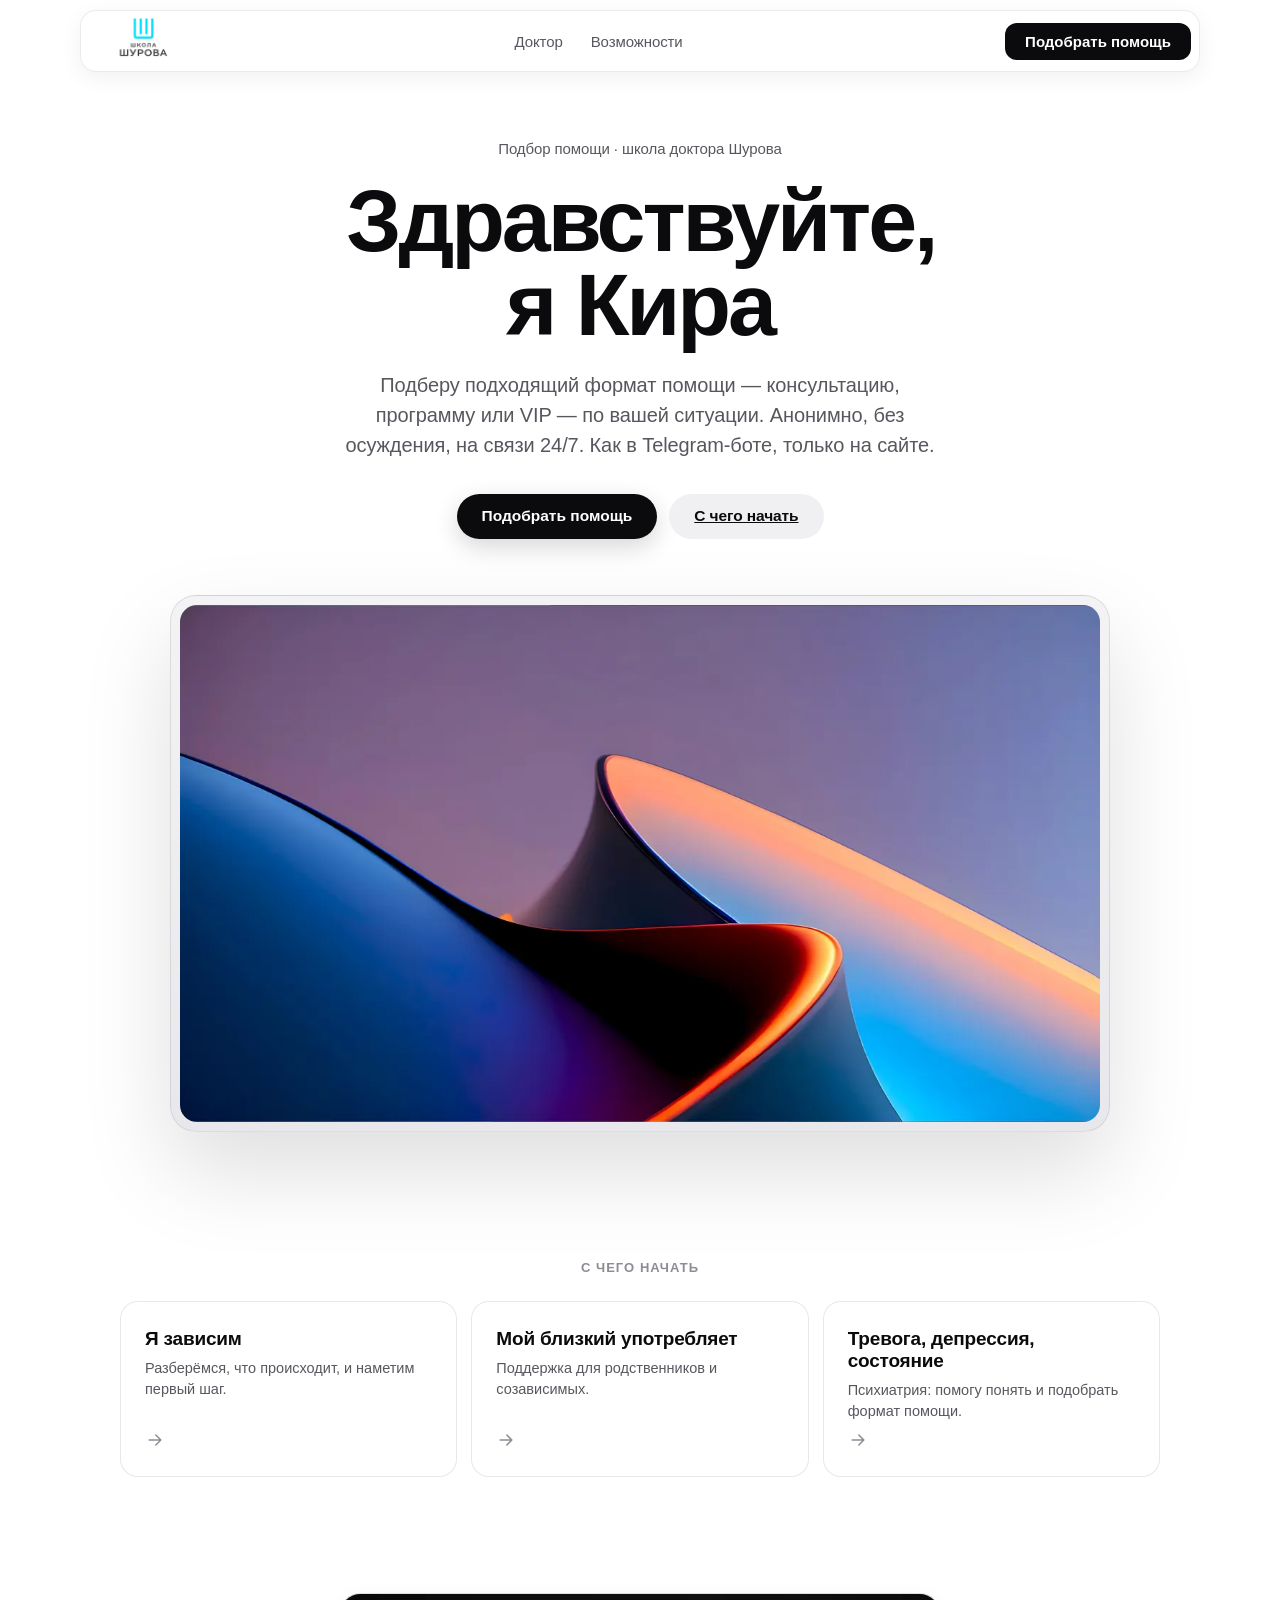
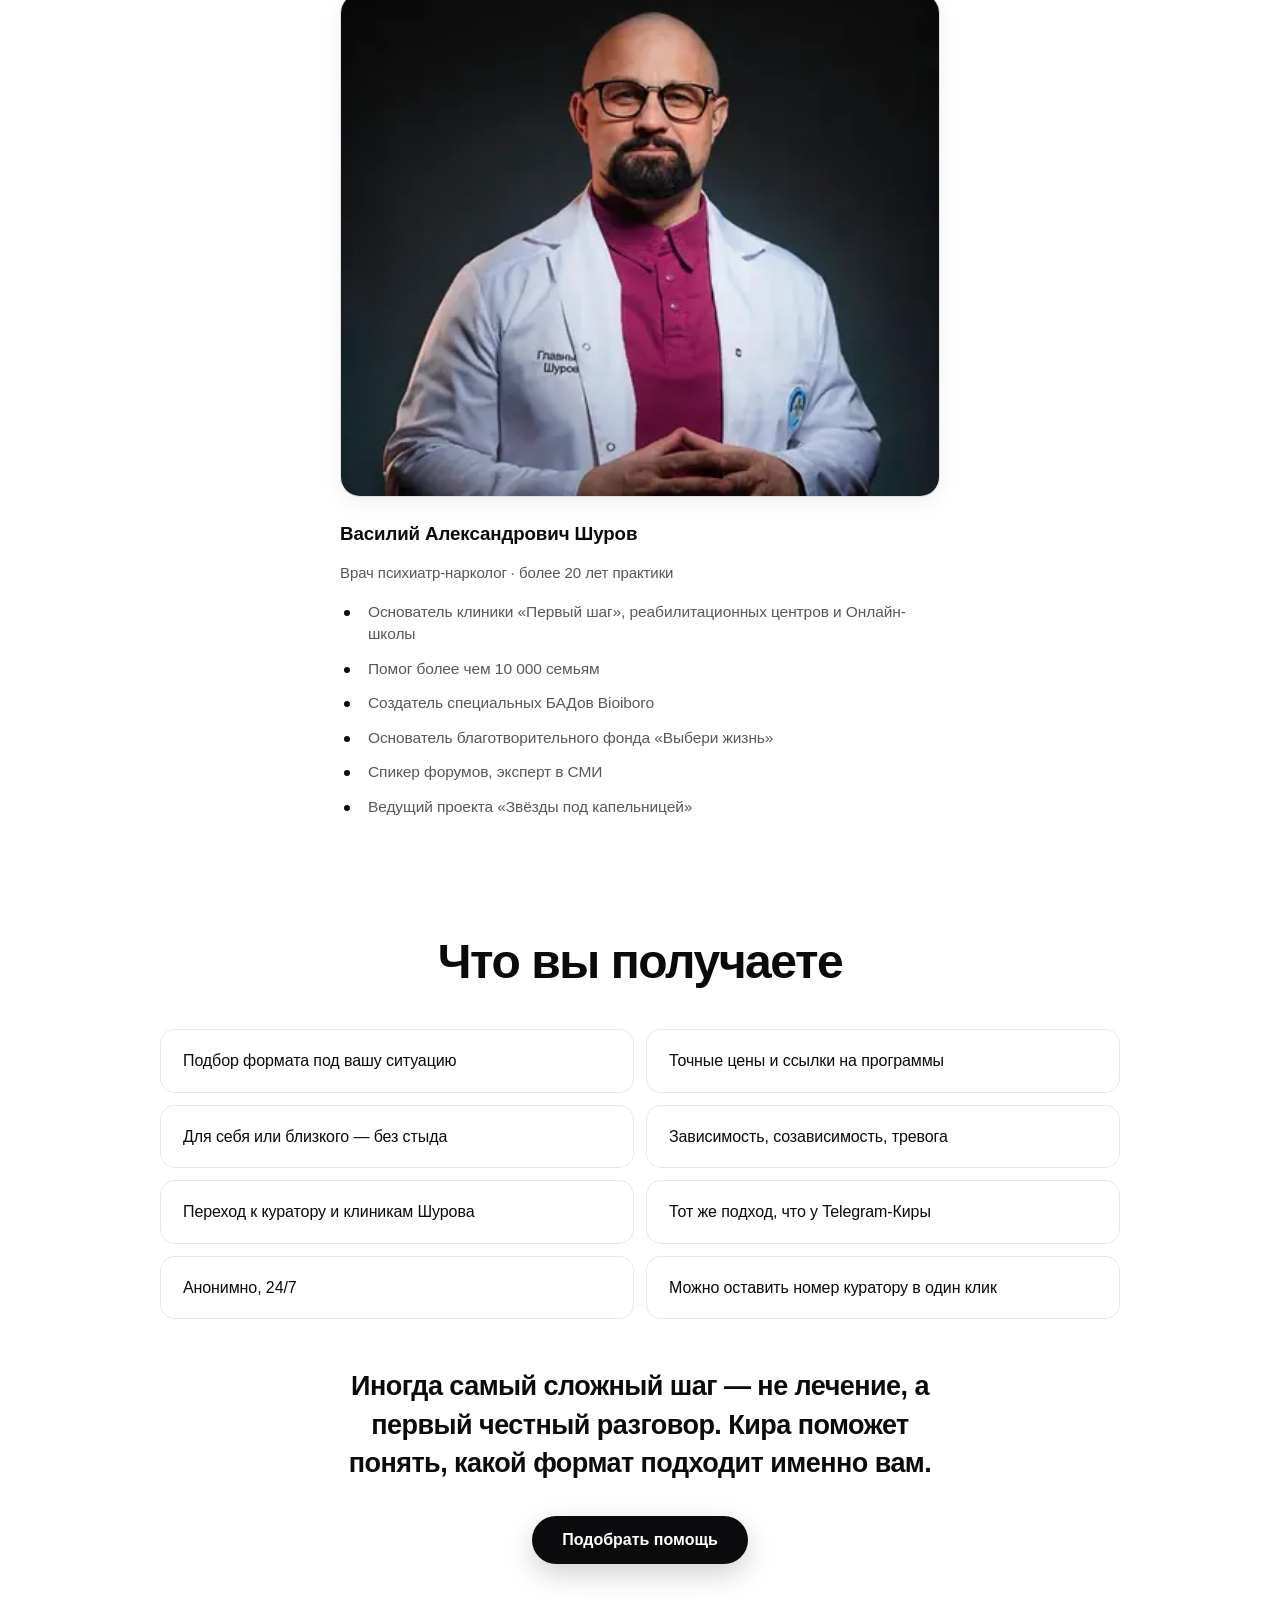
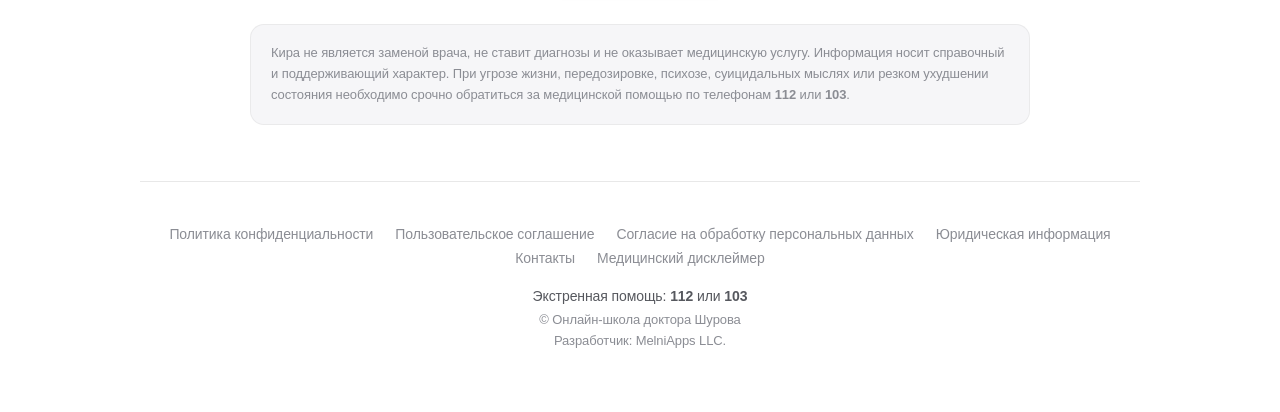
<file: index.html>
<!DOCTYPE html>
<html lang="ru">
<head>
  <meta charset="UTF-8" />
  <meta name="viewport" content="width=device-width, initial-scale=1.0, viewport-fit=cover" />
  <meta name="theme-color" content="#ffffff" />
  <!-- Meta Pixel -->
  <script>
  !function(f,b,e,v,n,t,s)
  {if(f.fbq)return;n=f.fbq=function(){n.callMethod?
  n.callMethod.apply(n,arguments):n.queue.push(arguments)};
  if(!f._fbq)f._fbq=n;n.push=n;n.loaded=!0;n.version='2.0';
  n.queue=[];t=b.createElement(e);t.async=!0;
  t.src=v;s=b.getElementsByTagName(e)[0];
  s.parentNode.insertBefore(t,s)}(window, document,'script',
  'https://connect.facebook.net/en_US/fbevents.js');
  fbq('init', '2124754241472552');
  fbq('track', 'PageView');
  </script>
  <noscript><img height="1" width="1" style="display:none" alt=""
  src="https://www.facebook.com/tr?id=2124754241472552&ev=PageView&noscript=1"
  /></noscript>
  <meta name="apple-mobile-web-app-capable" content="yes" />
  <meta name="apple-mobile-web-app-status-bar-style" content="default" />
  <meta name="apple-mobile-web-app-title" content="Kira" />
  <link rel="manifest" href="/manifest.webmanifest" />
  <link rel="apple-touch-icon" href="/apple-touch-icon.png" />
  <title data-i18n-attr="title" data-i18n-attr-content="meta.title">Кира — подбор помощи | Школа доктора Шурова</title>
  <meta name="description" data-i18n-attr="description" data-i18n-attr-content="meta.description" content="Кира подберёт формат помощи: консультации, программы, VIP. Анонимно, 24/7." />

  <!-- Превью при пересылке в соцсетях / мессенджерах (ru) -->
  <meta property="og:type" content="website" />
  <meta property="og:site_name" content="Kira" />
  <meta property="og:locale" content="ru_RU" />
  <meta property="og:title" content="Кира — подбор помощи | Школа доктора Шурова" />
  <meta property="og:description" content="Кира подберёт формат помощи: консультации, программы, VIP. Анонимно, 24/7." />
  <meta property="og:url" content="https://kira-ai.online/" />
  <meta property="og:image" content="https://kira-ai.online/promo-ru.jpg" />
  <meta property="og:image:type" content="image/jpeg" />
  <meta property="og:image:alt" content="Кира — подбор помощи" />
  <meta name="twitter:card" content="summary_large_image" />
  <meta name="twitter:title" content="Кира — подбор помощи | Школа доктора Шурова" />
  <meta name="twitter:description" content="Кира подберёт формат помощи: консультации, программы, VIP. Анонимно, 24/7." />
  <meta name="twitter:image" content="https://kira-ai.online/promo-ru.jpg" />
  <link rel="alternate" hreflang="ru" href="https://kira-ai.online/" />
  <link rel="alternate" hreflang="x-default" href="https://kira-ai.online/" />
  <meta name="kira-lang" content="ru" />

  <link rel="preconnect" href="https://api.fontshare.com" crossorigin />
  <link href="https://api.fontshare.com/v2/css?f[]=general-sans@400,500,600&display=swap" rel="stylesheet" />
  <link rel="stylesheet" href="/styles.css?v=21" />
</head>
<body>
  <!-- ═══════════ ФОНОВАЯ АТМОСФЕРА ═══════════ -->
  <div class="ambient" aria-hidden="true"></div>

  <!-- ═══════════ ПЛАВАЮЩАЯ GLASS-ШАПКА ═══════════ -->
  <header class="nav" id="nav">
    <div class="nav-pill glass">
      <a class="brand" href="#top">
        <picture>
          <source type="image/webp" srcset="/logo_nav.webp" />
          <img class="brand-logo" src="/logo_nav.png" width="240" height="160" alt="Школа доктора Шурова" decoding="async" />
        </picture>
      </a>
      <nav class="nav-links">
        <a href="#doctor" data-i18n="nav.doctor">Доктор</a>
        <a href="#benefits" data-i18n="nav.benefits">Возможности</a>
      </nav>
      <div class="nav-right">
        <div class="lang" id="lang" hidden aria-hidden="true">
          <button class="lang-btn" id="langBtn" aria-haspopup="true" aria-expanded="false" tabindex="-1">
            <span id="langFlag" class="lang-flag" aria-hidden="true">🇷🇺</span>
            <span id="langCur">RU</span>
          </button>
          <div class="lang-menu glass" id="langMenu" role="menu" hidden></div>
        </div>
        <button class="nav-cta" id="navStart" data-i18n="nav.start">Подобрать помощь</button>
      </div>
    </div>
  </header>

  <main id="top">
    <!-- ═══════════ ГЕРОЙ ═══════════ -->
    <section class="hero" id="hero">
      <div class="hero-inner">
        <p class="hero-eyebrow" data-i18n="hero.eyebrow">Подбор помощи · школа доктора Шурова</p>
        <h1 class="hero-title" data-i18n="hero.title">Здравствуйте,<br>я&nbsp;Кира</h1>
        <p class="hero-sub" data-i18n="hero.sub">Подберу подходящий формат помощи — консультацию, программу или VIP — по вашей ситуации. Анонимно, без осуждения, на связи 24/7. Как в Telegram-боте, только на сайте.</p>
        <div class="hero-cta">
          <button class="btn btn-dark" id="heroStart" data-i18n="hero.cta.start">Подобрать помощь</button>
          <a class="btn btn-soft" href="#ways" data-i18n="hero.cta.pricing">С чего начать</a>
        </div>
        <div class="hero-visual">
          <picture>
            <source type="image/webp" srcset="/kira_background-800.webp 800w, /kira_background.webp 1280w" sizes="(max-width: 720px) 92vw, 960px" />
            <img src="/kira_background.jpg" width="1280" height="720" alt="Кира — ИИ-помощник доктора Шурова" fetchpriority="high" decoding="async" />
          </picture>
        </div>
      </div>
    </section>

    <!-- ═══════════ С ЧЕГО НАЧАТЬ ═══════════ -->
    <section class="ways" id="ways">
      <p class="eyebrow" data-i18n="ways.eyebrow">С чего начать</p>
      <div class="ways-grid">
        <button class="way" data-topic="self">
          <span class="way-l" data-i18n="ways.self.title">Я зависим</span>
          <span class="way-d" data-i18n="ways.self.desc">Разберёмся, что происходит, и наметим первый шаг.</span>
          <span class="way-arrow" aria-hidden="true">
            <svg viewBox="0 0 24 24" width="20" height="20" fill="none" stroke="currentColor" stroke-width="1.8" stroke-linecap="round" stroke-linejoin="round"><path d="M5 12h14M13 6l6 6-6 6"/></svg>
          </span>
        </button>
        <button class="way" data-topic="relative">
          <span class="way-l" data-i18n="ways.relative.title">Мой близкий употребляет</span>
          <span class="way-d" data-i18n="ways.relative.desc">Поддержка для родственников и созависимых.</span>
          <span class="way-arrow" aria-hidden="true">
            <svg viewBox="0 0 24 24" width="20" height="20" fill="none" stroke="currentColor" stroke-width="1.8" stroke-linecap="round" stroke-linejoin="round"><path d="M5 12h14M13 6l6 6-6 6"/></svg>
          </span>
        </button>
        <button class="way" data-topic="psychiatry">
          <span class="way-l" data-i18n="ways.psychiatry.title">Тревога, депрессия, состояние</span>
          <span class="way-d" data-i18n="ways.psychiatry.desc">Психиатрия: помогу понять и подобрать формат помощи.</span>
          <span class="way-arrow" aria-hidden="true">
            <svg viewBox="0 0 24 24" width="20" height="20" fill="none" stroke="currentColor" stroke-width="1.8" stroke-linecap="round" stroke-linejoin="round"><path d="M5 12h14M13 6l6 6-6 6"/></svg>
          </span>
        </button>
      </div>
    </section>

    <!-- ═══════════ ДОКТОР ═══════════ -->
    <section class="doctor" id="doctor">
      <div class="doctor-intro">
        <picture>
          <source type="image/webp" srcset="/shurovv11-640.webp 640w, /shurovv11.webp 960w" sizes="(max-width: 640px) 92vw, 640px" />
          <img class="doctor-photo" id="doctorPhoto" src="/shurovv11.jpg" width="960" height="504" alt="Василий Александрович Шуров" loading="lazy" decoding="async" />
        </picture>
        <h3 data-i18n="doctor.name">Василий Александрович Шуров</h3>
        <p class="doctor-role" data-i18n="doctor.role">Врач психиатр-нарколог · более 20 лет практики</p>
        <ul class="doctor-facts">
          <li data-i18n="doctor.facts.1">Основатель клиники «Первый шаг», реабилитационных центров и Онлайн-школы</li>
          <li data-i18n="doctor.facts.2">Помог более чем 10 000 семьям</li>
          <li data-i18n="doctor.facts.3">Создатель специальных БАДов Bioiboro</li>
          <li data-i18n="doctor.facts.4">Основатель благотворительного фонда «Выбери жизнь»</li>
          <li data-i18n="doctor.facts.5">Спикер форумов, эксперт в СМИ</li>
          <li data-i18n="doctor.facts.6">Ведущий проекта «Звёзды под капельницей»</li>
        </ul>
      </div>

    </section>

    <!-- ═══════════ ЧТО ВЫ ПОЛУЧАЕТЕ ═══════════ -->
    <section class="benefits" id="benefits">
      <h2 class="sec-h" data-i18n="benefits.title">Что вы получаете</h2>
      <div class="benefits-grid">
        <div class="benefit" data-i18n="benefits.1">Подбор формата под вашу ситуацию</div>
        <div class="benefit" data-i18n="benefits.2">Точные цены и ссылки на программы</div>
        <div class="benefit" data-i18n="benefits.3">Для себя или близкого — без стыда</div>
        <div class="benefit" data-i18n="benefits.4">Зависимость, созависимость, тревога</div>
        <div class="benefit" data-i18n="benefits.5">Переход к куратору и клиникам Шурова</div>
        <div class="benefit" data-i18n="benefits.6">Тот же подход, что у Telegram-Киры</div>
        <div class="benefit" data-i18n="benefits.7">Анонимно, 24/7</div>
        <div class="benefit" data-i18n="benefits.8">Тот же подход, что у Telegram-Киры</div>
      </div>
      <p class="benefits-quote" data-i18n="benefits.quote">
        Иногда самый сложный шаг — не лечение, а первый честный разговор.
        Кира поможет понять, какой формат подходит именно вам.
      </p>
      <button class="btn-primary btn-lg" id="benefitsCta" data-i18n="benefits.cta">Подобрать помощь</button>
    </section>

    <!-- ═══════════ ЮР. ДИСКЛЕЙМЕР ═══════════ -->
    <section class="legal" id="legal">
      <p data-i18n="legal.text">
        Кира не является заменой врача, не ставит диагнозы и не оказывает медицинскую услугу.
        Информация носит справочный и поддерживающий характер. При угрозе жизни, передозировке,
        психозе, суицидальных мыслях или резком ухудшении состояния необходимо срочно обратиться
        за медицинской помощью по телефонам <b>112</b> или <b>103</b>.
      </p>
    </section>

    <!-- ═══════════ ФУТЕР ═══════════ -->
    <footer class="footer">
      <div class="footer-links">
        <a href="#legal-privacy" data-legal="privacy" data-i18n="footer.privacy">Политика конфиденциальности</a>
        <a href="#legal-terms" data-legal="terms" data-i18n="footer.terms">Пользовательское соглашение</a>
        <a href="#legal-consent" data-legal="consent" data-i18n="footer.consent">Согласие на обработку персональных данных</a>
        <a href="#legal-legal" data-legal="legal" data-i18n="footer.legal">Юридическая информация</a>
        <a href="#legal-contacts" data-legal="contacts" data-i18n="footer.contacts">Контакты</a>
        <a href="#legal-disclaimer" data-legal="disclaimer" data-i18n="footer.disclaimer">Медицинский дисклеймер</a>
      </div>
      <p class="footer-sos" data-i18n="footer.sos">Экстренная помощь: <b>112</b> или <b>103</b></p>
      <p class="footer-copy" data-i18n="footer.copy">© Онлайн-школа доктора Шурова</p>
      <p class="footer-copy"><a href="https://melniapps.com" target="_blank" rel="noopener noreferrer">Разработчик: MelniApps LLC.</a></p>
    </footer>
  </main>

  <!-- ═══════════ МОБИЛЬНЫЙ ТАБ-БАР (glass) ═══════════ -->
  <nav class="tabbar glass" id="tabbar" aria-label="Навигация">
    <button class="tabbar-item active" data-go="top">
      <svg viewBox="0 0 24 24" width="21" height="21" aria-hidden="true"><path fill="currentColor" d="M12 3l9 8h-3v9h-4v-6h-4v6H6v-9H3z"/></svg>
      <span data-i18n="tabbar.home">Главная</span>
    </button>
    <button class="tabbar-item" data-go="doctor">
      <svg viewBox="0 0 24 24" width="21" height="21" aria-hidden="true"><path fill="currentColor" d="M12 12a5 5 0 1 0 0-10 5 5 0 0 0 0 10Zm0 2c-4.4 0-8 2.7-8 6v2h16v-2c0-3.3-3.6-6-8-6Z"/></svg>
      <span data-i18n="tabbar.doctor">Доктор</span>
    </button>
    <button class="tabbar-item" data-go="benefits">
      <svg viewBox="0 0 24 24" width="21" height="21" aria-hidden="true"><path fill="currentColor" d="M12 2l2.5 5.5L20 8l-4 4 1 6-5-3-5 3 1-6-4-4 5.5-.5z"/></svg>
      <span data-i18n="tabbar.pricing">Возможности</span>
    </button>
    <button class="tabbar-item" data-go="chat">
      <svg viewBox="0 0 24 24" width="21" height="21" aria-hidden="true"><path fill="currentColor" d="M4 4h16a1 1 0 0 1 1 1v11a1 1 0 0 1-1 1H8l-4 4V5a1 1 0 0 1 1-1Z"/></svg>
      <span data-i18n="tabbar.chat">Подбор</span>
    </button>
  </nav>

  <!-- ═══════════ ОНБОРДИНГ (iOS-стиль) ═══════════ -->
  <div class="sheet" id="onboarding" aria-hidden="true">
    <div class="sheet-card">
      <button class="sheet-close" id="obClose" aria-label="Закрыть">✕</button>
      <div class="ob-progress" id="obProgress"></div>
      <div class="ob-body" id="obBody"></div>
    </div>
  </div>

  <!-- ═══════════ ЧАТ ═══════════ -->
  <div class="chat-wrap" id="chatWrap" aria-hidden="true">

    <!-- Боковая панель (десктоп) / шторка (мобайл) -->
    <aside class="chat-side" id="chatSide">
      <div class="side-head">
        <img class="chat-logo" src="/logo_nav.webp" width="240" height="160" alt="Школа доктора Шурова" decoding="async" />
        <button class="side-close" id="sideClose" aria-label="Закрыть">
          <svg viewBox="0 0 24 24" width="20" height="20" fill="none" stroke="currentColor" stroke-width="2" stroke-linecap="round"><path d="M6 6l12 12M18 6L6 18"/></svg>
        </button>
      </div>
      <button class="side-new" id="chatNew">
        <svg viewBox="0 0 24 24" width="18" height="18" fill="none" stroke="currentColor" stroke-width="2" stroke-linecap="round"><path d="M12 5v14M5 12h14"/></svg>
        <span data-i18n="chat.newChat">Новый разговор</span>
      </button>
      <div class="side-list" id="chatList"></div>
      <div class="side-foot">
        <div class="side-profile-wrap" id="profileWrap">
          <div class="profile-menu" id="profileMenu" hidden>
            <div class="profile-menu-card">
              <div class="profile-menu-user">
                <span class="side-avatar" id="profileAvatarBig" aria-hidden="true">K</span>
                <div class="profile-menu-user-text">
                  <div class="profile-menu-name" id="profileMenuName">Гость</div>
                  <div class="profile-menu-sub" data-i18n="profile.temp">Временный аккаунт</div>
                  <code class="profile-menu-id" id="profileIdFull"></code>
                </div>
              </div>

              <div class="profile-group">
                <button type="button" class="profile-row" id="profileCopyId">
                  <span data-i18n="profile.copy">Копировать ID</span>
                  <svg class="profile-chev" viewBox="0 0 24 24" width="14" height="14" aria-hidden="true"><path fill="currentColor" d="M9 6l6 6-6 6"/></svg>
                </button>
                <button type="button" class="profile-row" id="profileLangBtn" aria-expanded="false" hidden>
                  <span data-i18n="profile.lang">Язык</span>
                  <span class="profile-row-value" id="profileLangCur">RU</span>
                </button>
                <div class="profile-lang-list" id="profileLangList" hidden></div>
                <button type="button" class="profile-row" id="profileDisclaimer" data-legal="disclaimer">
                  <span data-i18n="profile.disclaimer">Медицинский дисклеймер</span>
                  <svg class="profile-chev" viewBox="0 0 24 24" width="14" height="14" aria-hidden="true"><path fill="currentColor" d="M9 6l6 6-6 6"/></svg>
                </button>
              </div>

              <div class="profile-group">
                <button type="button" class="profile-row profile-row-danger" id="profileDelete">
                  <span data-i18n="profile.delete">Удалить аккаунт</span>
                </button>
              </div>
            </div>
          </div>
          <button type="button" class="side-profile" id="profileBtn" aria-haspopup="true" aria-expanded="false">
            <span class="side-avatar" id="profileAvatar" aria-hidden="true">K</span>
            <span class="side-profile-meta">
              <span class="side-profile-name" id="profileName">Гость</span>
              <span class="side-profile-id" id="profileIdShort"></span>
            </span>
            <svg class="side-profile-chevron" viewBox="0 0 24 24" width="14" height="14" aria-hidden="true"><path fill="currentColor" d="M7 14l5-5 5 5z"/></svg>
          </button>
        </div>
      </div>
    </aside>
    <div class="chat-backdrop" id="chatBackdrop"></div>

    <!-- Основная область -->
    <div class="chat-main">
      <header class="chat-head">
        <button class="chat-menu" id="chatMenu" aria-label="Меню">
          <svg viewBox="0 0 24 24" width="22" height="22" fill="none" stroke="currentColor" stroke-width="2" stroke-linecap="round"><path d="M4 7h16M4 12h16M4 17h16"/></svg>
        </button>
        <span class="chat-title" id="chatTitle">Кира</span>
        <button class="chat-newtop" id="chatNewTop" aria-label="Новый разговор" data-i18n-aria="chat.newChat">
          <svg viewBox="0 0 24 24" width="21" height="21" fill="none" stroke="currentColor" stroke-width="2" stroke-linecap="round"><path d="M12 5v14M5 12h14"/></svg>
        </button>
      </header>
      <div class="chat-scroll" id="chatScroll">
        <div class="messages" id="messages"></div>
      </div>
      <div class="composer">
        <div class="chips" id="chips"></div>
        <button type="button" class="lead-open-btn" id="leadOpen" data-i18n="lead.open" hidden>Оставить номер</button>
        <div class="composer-inner">
          <textarea id="input" class="composer-input" rows="1" autocomplete="off" enterkeyhint="enter" data-i18n-placeholder="chat.placeholder"></textarea>
          <button id="send" class="send-btn" aria-label="Отправить">
            <svg viewBox="0 0 24 24" width="20" height="20" aria-hidden="true"><path fill="currentColor" d="M4.4 12 3 4.3c-.2-1 .8-1.8 1.7-1.4l15.6 7.3c1 .5 1 1.9 0 2.4L4.7 20.1c-.9.4-1.9-.4-1.7-1.4L4.4 12Zm1.7-.9h6.2c.5 0 .9.4.9.9s-.4.9-.9.9H6.1l-.9 5 12.9-6-12.9-6 .9 5.2Z"/></svg>
          </button>
        </div>
        <p class="composer-note" data-i18n="chat.note">Кира — ИИ и не заменяет врача. При угрозе жизни — 103 или 112.</p>
      </div>
    </div>
  </div>

  <!-- заглушка для совместимости со скриптом (подписка в Sale не используется) -->
  <div class="modal" id="subModal" aria-hidden="true" hidden></div>

  <!-- ═══════════ ЗАЯВКА / НОМЕР → amo ═══════════ -->
  <div class="sheet" id="leadSheet" aria-hidden="true">
    <div class="sheet-card lead-card">
      <button class="sheet-close" id="leadClose" aria-label="Закрыть">✕</button>
      <div class="lead-scroll">
        <h3 class="modal-h" data-i18n="lead.title">Оставить номер</h3>
        <p class="lead-hint" data-i18n="lead.hint">Куратор позвонит в удобное время. Можно и без формы — просто напишите номер в чат Кире.</p>
        <label class="lead-label"><span data-i18n="lead.name">Имя</span>
          <input id="leadName" class="lead-input" type="text" autocomplete="name" maxlength="80" enterkeyhint="next" />
        </label>
        <label class="lead-label"><span data-i18n="lead.phone">Телефон</span>
          <input id="leadPhone" class="lead-input" type="tel" inputmode="tel" autocomplete="tel" maxlength="40" required placeholder="+7 900 000-00-00" enterkeyhint="next" />
        </label>
        <label class="lead-label"><span data-i18n="lead.time">Когда удобно позвонить</span>
          <input id="leadTime" class="lead-input" type="text" maxlength="120" data-i18n-placeholder="lead.time.ph" enterkeyhint="done" />
        </label>
        <label class="lead-check">
          <input id="leadConsent" type="checkbox" />
          <span data-i18n="lead.consent">Согласен(на), что куратор может позвонить по этому номеру</span>
        </label>
        <p class="lead-legal-link">
          <a href="#legal-consent" data-legal="consent" data-i18n="lead.consent.link">Текст согласия и политика</a>
        </p>
        <p class="lead-status" id="leadStatus" hidden></p>
      </div>
      <div class="lead-actions">
        <button class="btn-primary btn-lg" id="leadSubmit" data-i18n="lead.submit">Отправить</button>
      </div>
    </div>
  </div>

  <!-- ═══════════ ЮР. ДОКУМЕНТЫ ═══════════ -->
  <div class="sheet" id="legalSheet" aria-hidden="true">
    <div class="sheet-card legal-card">
      <button class="sheet-close" id="legalClose" aria-label="Закрыть" data-i18n-aria="legal.close">✕</button>
      <h3 class="legal-doc-title" id="legalTitle"></h3>
      <div class="legal-doc-body" id="legalBody"></div>
    </div>
  </div>

  <script src="/config.js?v=3" defer></script>
  <script src="/products.js?v=10" defer></script>
  <script src="/app.js?v=41" defer></script>
  <script>
    if ("serviceWorker" in navigator) {
      window.addEventListener("load", () => {
        navigator.serviceWorker.register("/sw.js").catch(() => {});
      });
    }
  </script>
</body>
</html>
</file>
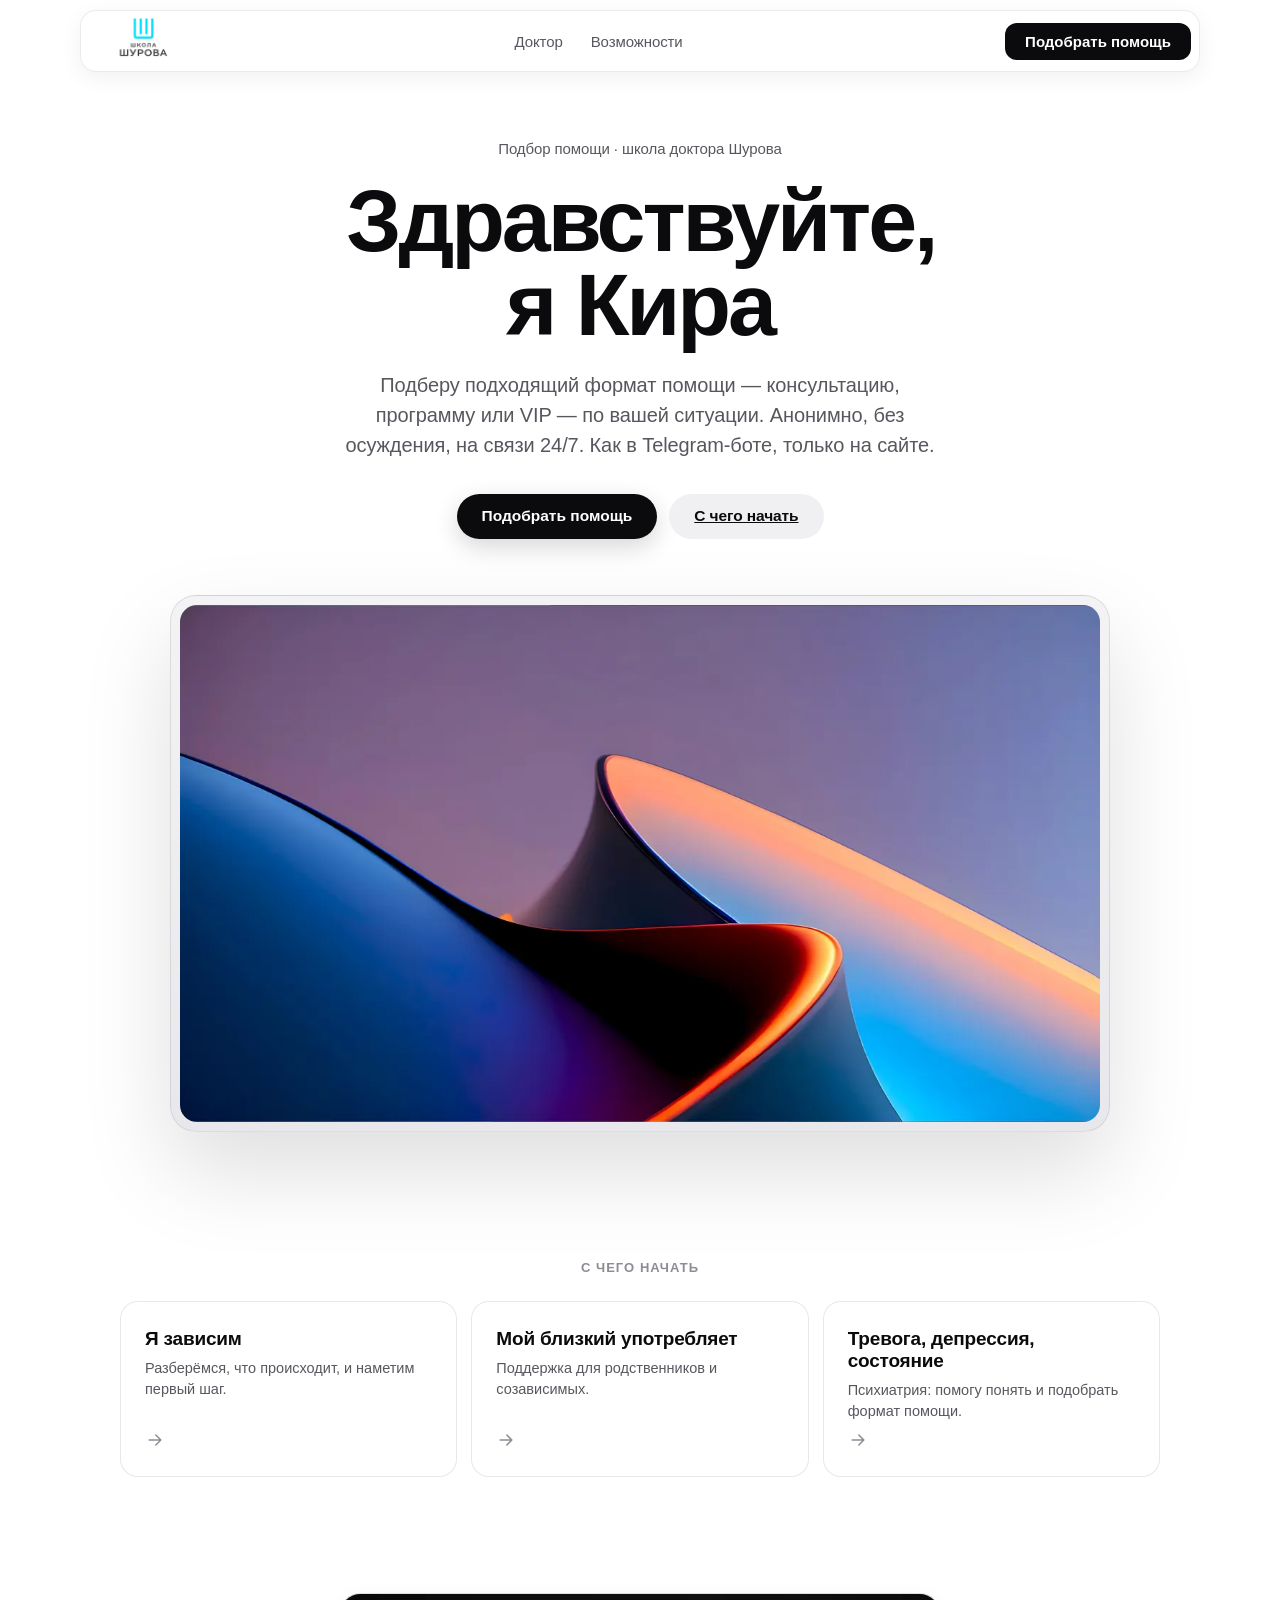
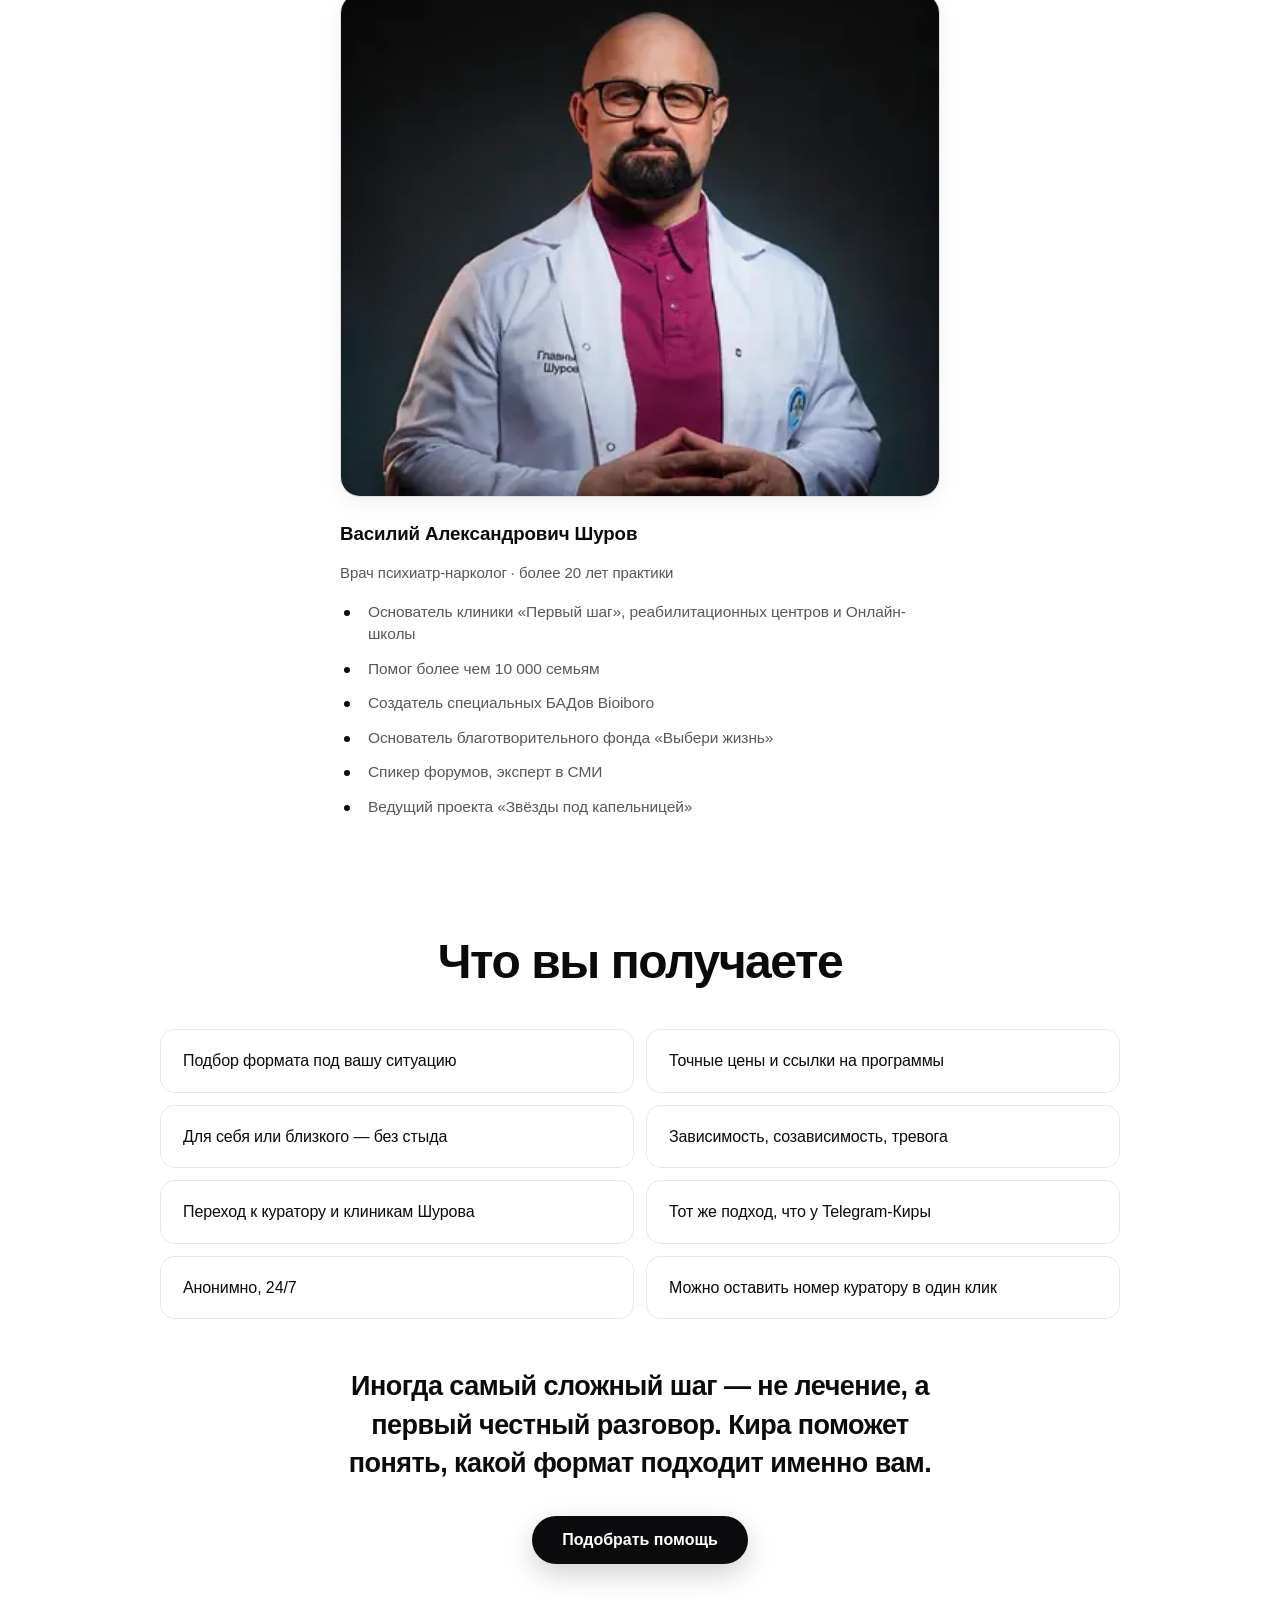
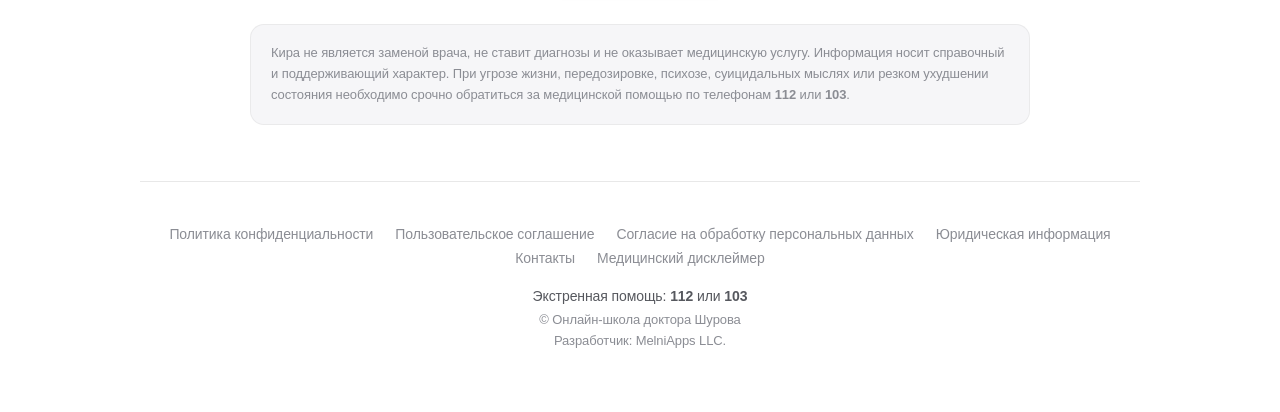
<file: en/index.html>
<!DOCTYPE html>
<html lang="en">
<head>
  <meta charset="UTF-8" />
  <meta name="viewport" content="width=device-width, initial-scale=1.0" />
  <meta name="robots" content="noindex,follow" />
  <title>Kira — find help | Dr. Shurov's school</title>
  <meta name="description" content="Kira helps choose a format of care: consultations, programs, clinic support. Anonymous, 24/7." />
  <meta property="og:type" content="website" />
  <meta property="og:site_name" content="Kira" />
  <meta property="og:locale" content="en_US" />
  <meta property="og:title" content="Kira — find help | Dr. Shurov's school" />
  <meta property="og:description" content="Kira helps choose a format of care: consultations, programs, clinic support. Anonymous, 24/7." />
  <meta property="og:url" content="https://kira-ai.online/en/" />
  <meta property="og:image" content="https://kira-ai.online/promo-en.jpg" />
  <meta property="og:image:type" content="image/jpeg" />
  <meta property="og:image:alt" content="Kira — find help" />
  <meta name="twitter:card" content="summary_large_image" />
  <meta name="twitter:title" content="Kira — find help | Dr. Shurov's school" />
  <meta name="twitter:description" content="Kira helps choose a format of care: consultations, programs, clinic support. Anonymous, 24/7." />
  <meta name="twitter:image" content="https://kira-ai.online/promo-en.jpg" />
  <link rel="canonical" href="https://kira-ai.online/" />
  <meta http-equiv="refresh" content="0; url=/" />
  <script>location.replace("/");</script>
</head>
<body>
  <p><a href="/">Kira</a></p>
</body>
</html>
</file>
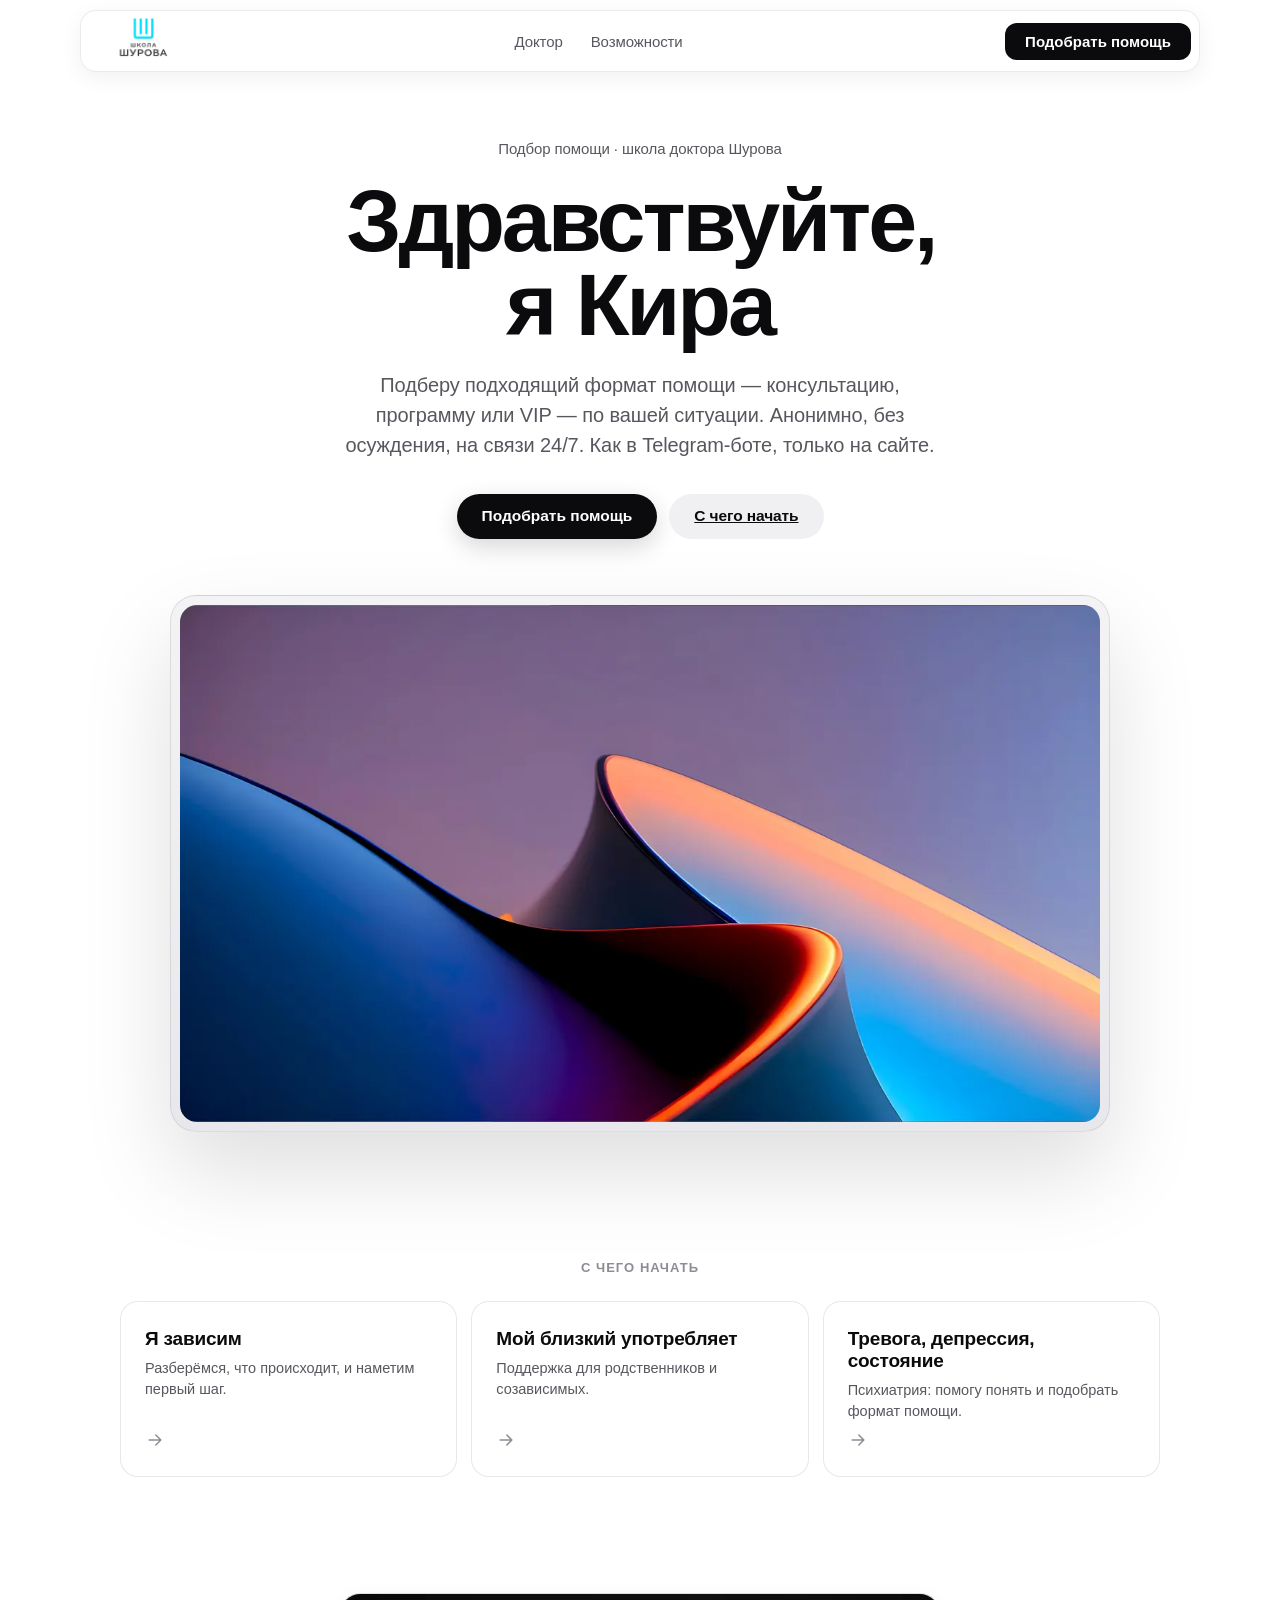
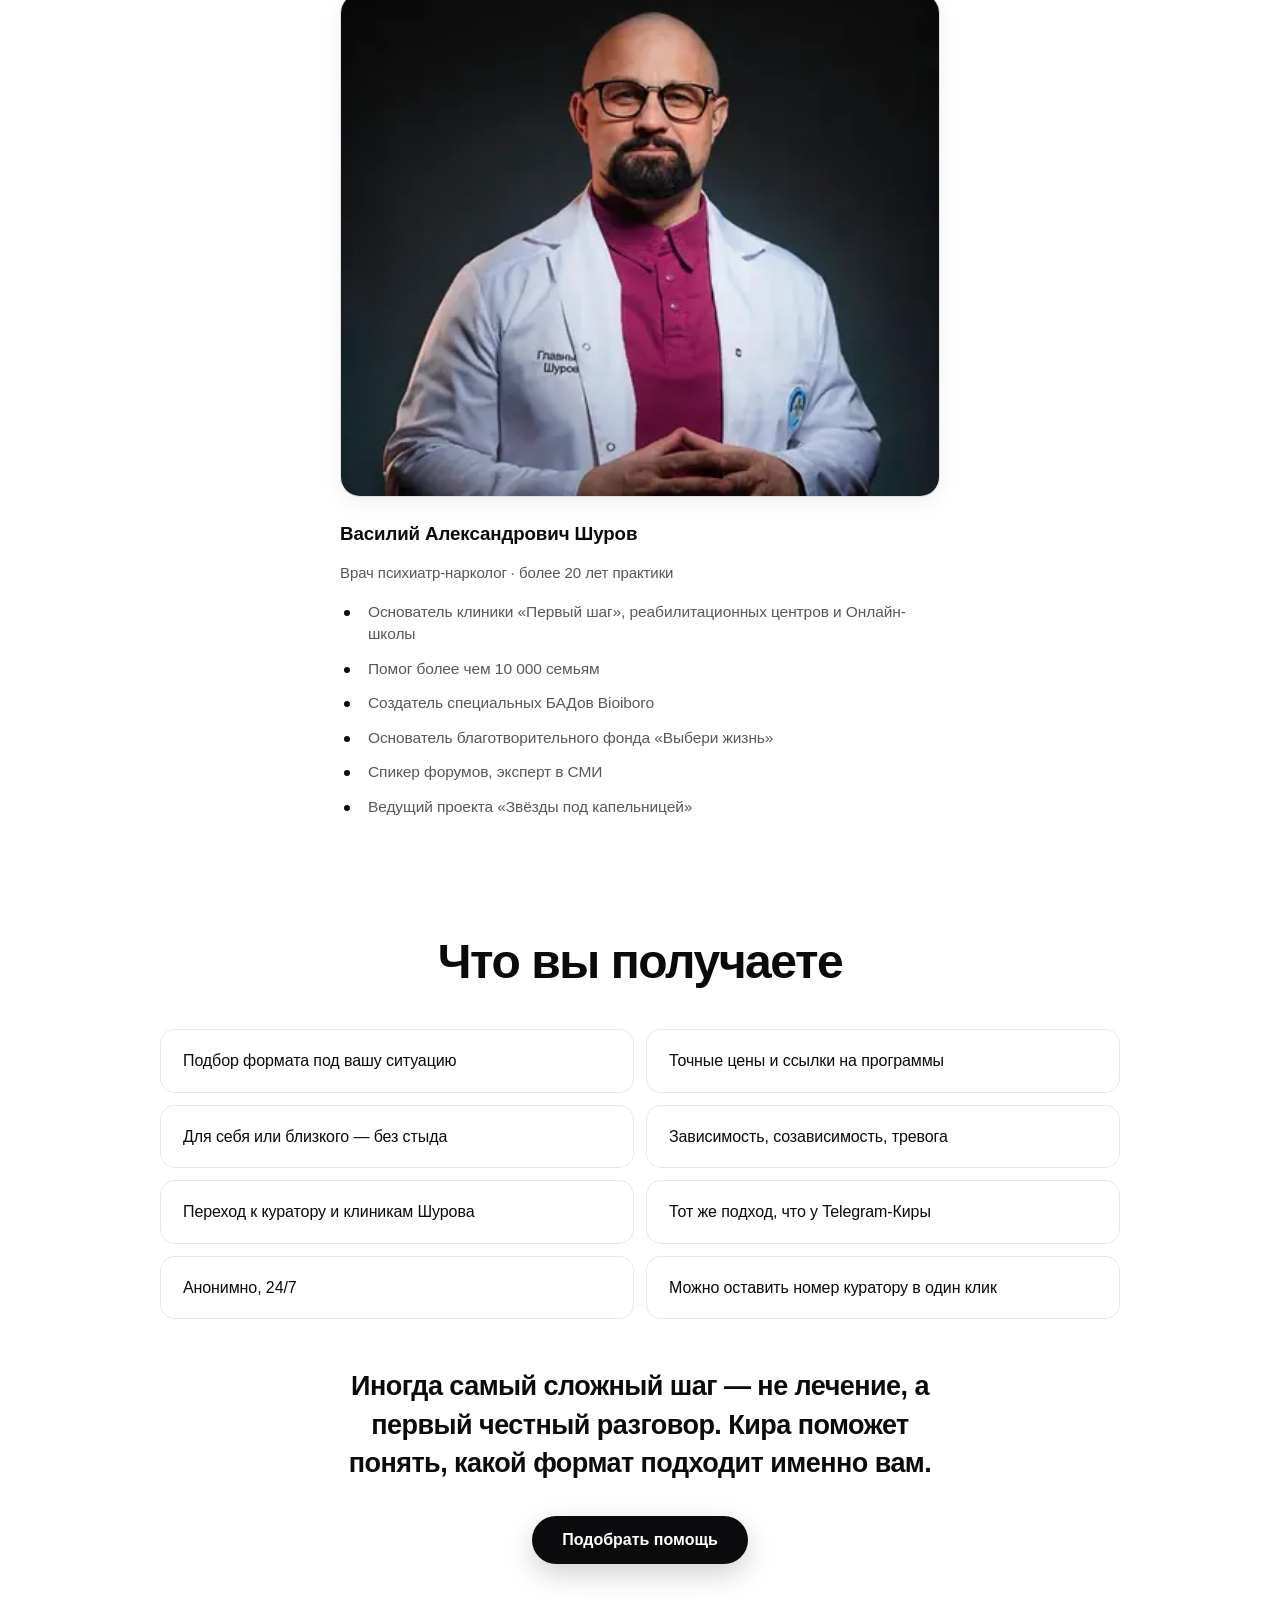
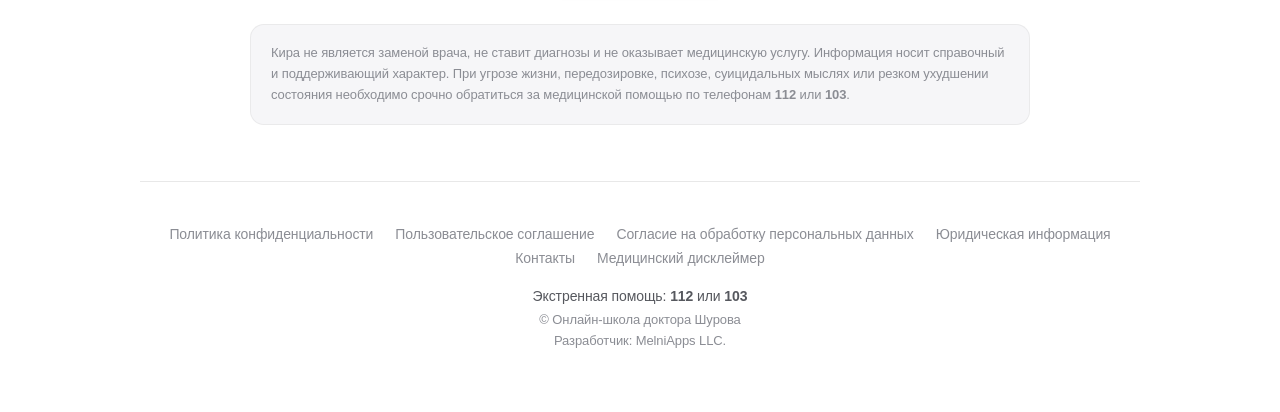
<file: es/index.html>
<!DOCTYPE html>
<html lang="es">
<head>
  <meta charset="UTF-8" />
  <meta name="viewport" content="width=device-width, initial-scale=1.0" />
  <meta name="robots" content="noindex,follow" />
  <title>Kira — encontrar ayuda | Escuela del Dr. Shurov</title>
  <meta name="description" content="Kira te ayuda a elegir el formato de ayuda: consultas, programas, apoyo de la clínica. Anónimo, 24/7." />
  <meta property="og:type" content="website" />
  <meta property="og:site_name" content="Kira" />
  <meta property="og:locale" content="es_ES" />
  <meta property="og:title" content="Kira — encontrar ayuda | Escuela del Dr. Shurov" />
  <meta property="og:description" content="Kira te ayuda a elegir el formato de ayuda: consultas, programas, apoyo de la clínica. Anónimo, 24/7." />
  <meta property="og:url" content="https://kira-ai.online/es/" />
  <meta property="og:image" content="https://kira-ai.online/promo-es.jpg" />
  <meta property="og:image:type" content="image/jpeg" />
  <meta property="og:image:alt" content="Kira — encontrar ayuda" />
  <meta name="twitter:card" content="summary_large_image" />
  <meta name="twitter:title" content="Kira — encontrar ayuda | Escuela del Dr. Shurov" />
  <meta name="twitter:description" content="Kira te ayuda a elegir el formato de ayuda: consultas, programas, apoyo de la clínica. Anónimo, 24/7." />
  <meta name="twitter:image" content="https://kira-ai.online/promo-es.jpg" />
  <link rel="canonical" href="https://kira-ai.online/" />
  <meta http-equiv="refresh" content="0; url=/" />
  <script>location.replace("/");</script>
</head>
<body>
  <p><a href="/">Kira</a></p>
</body>
</html>
</file>
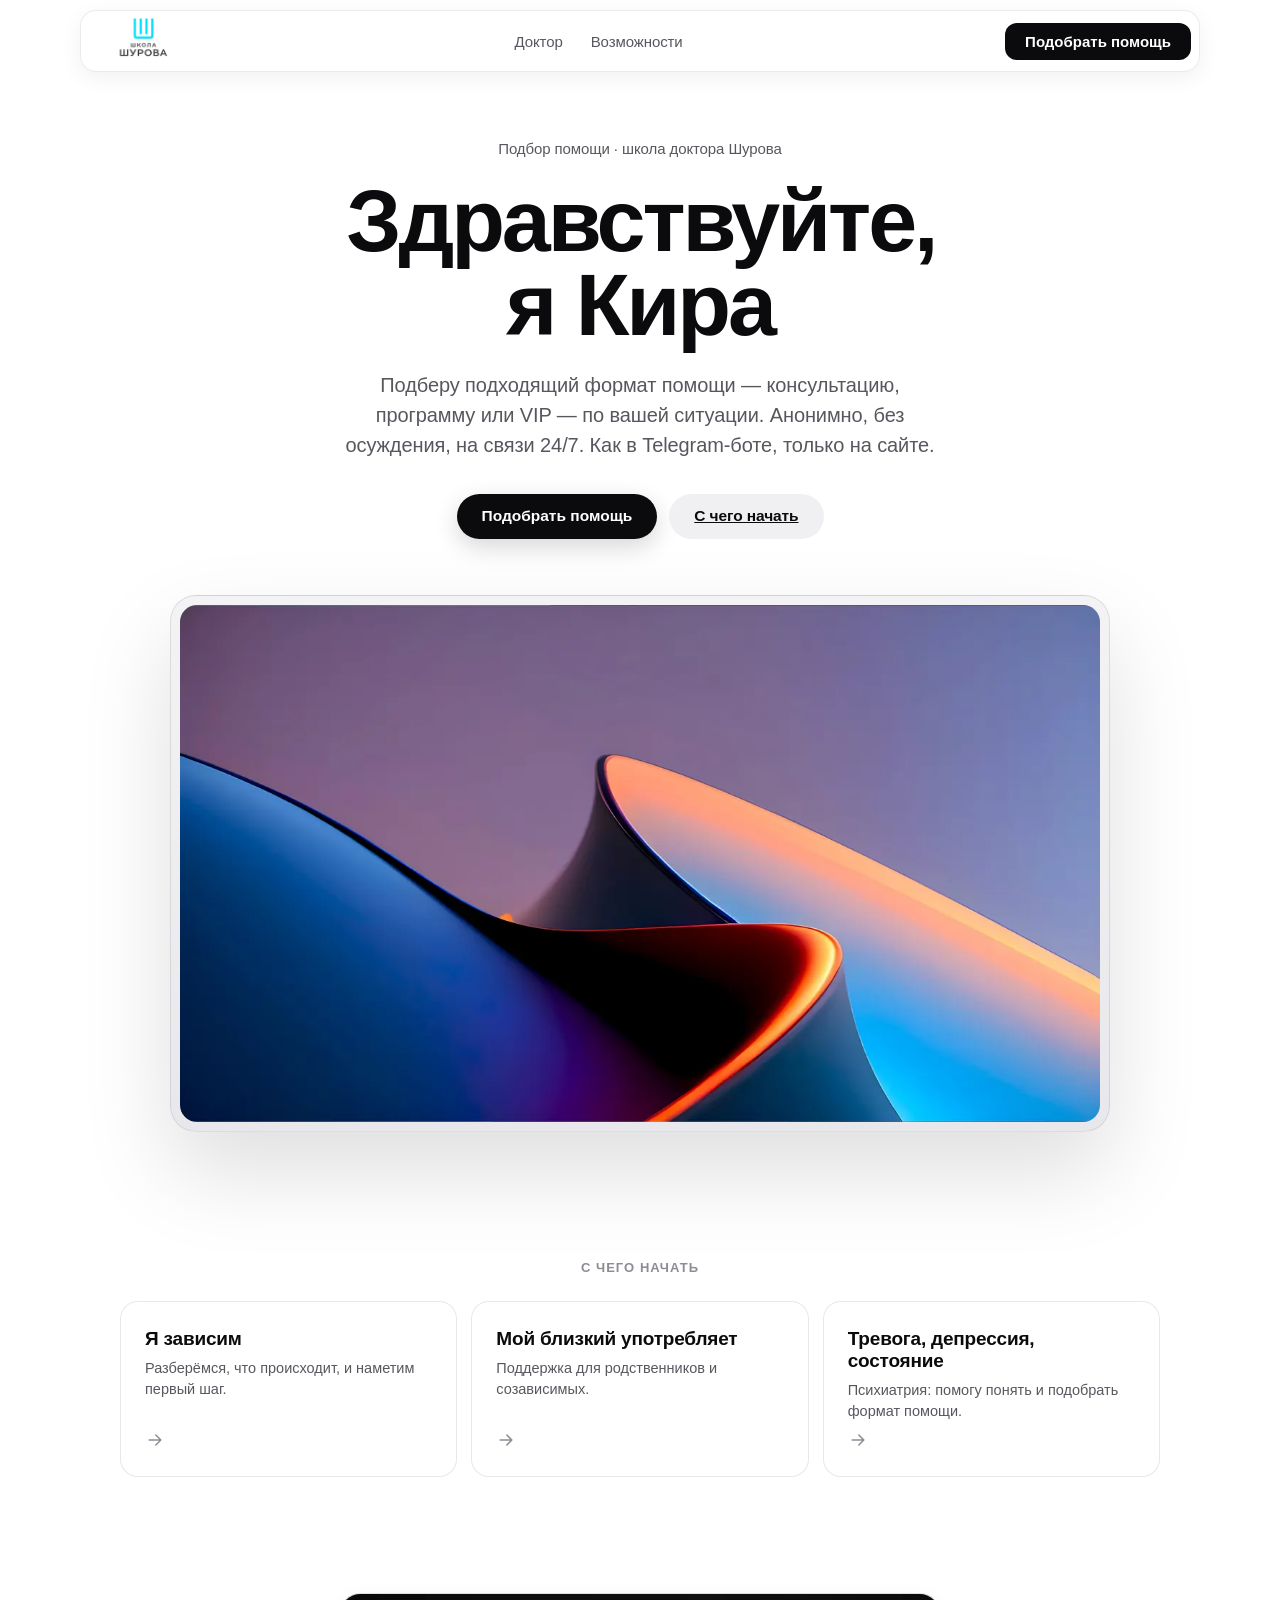
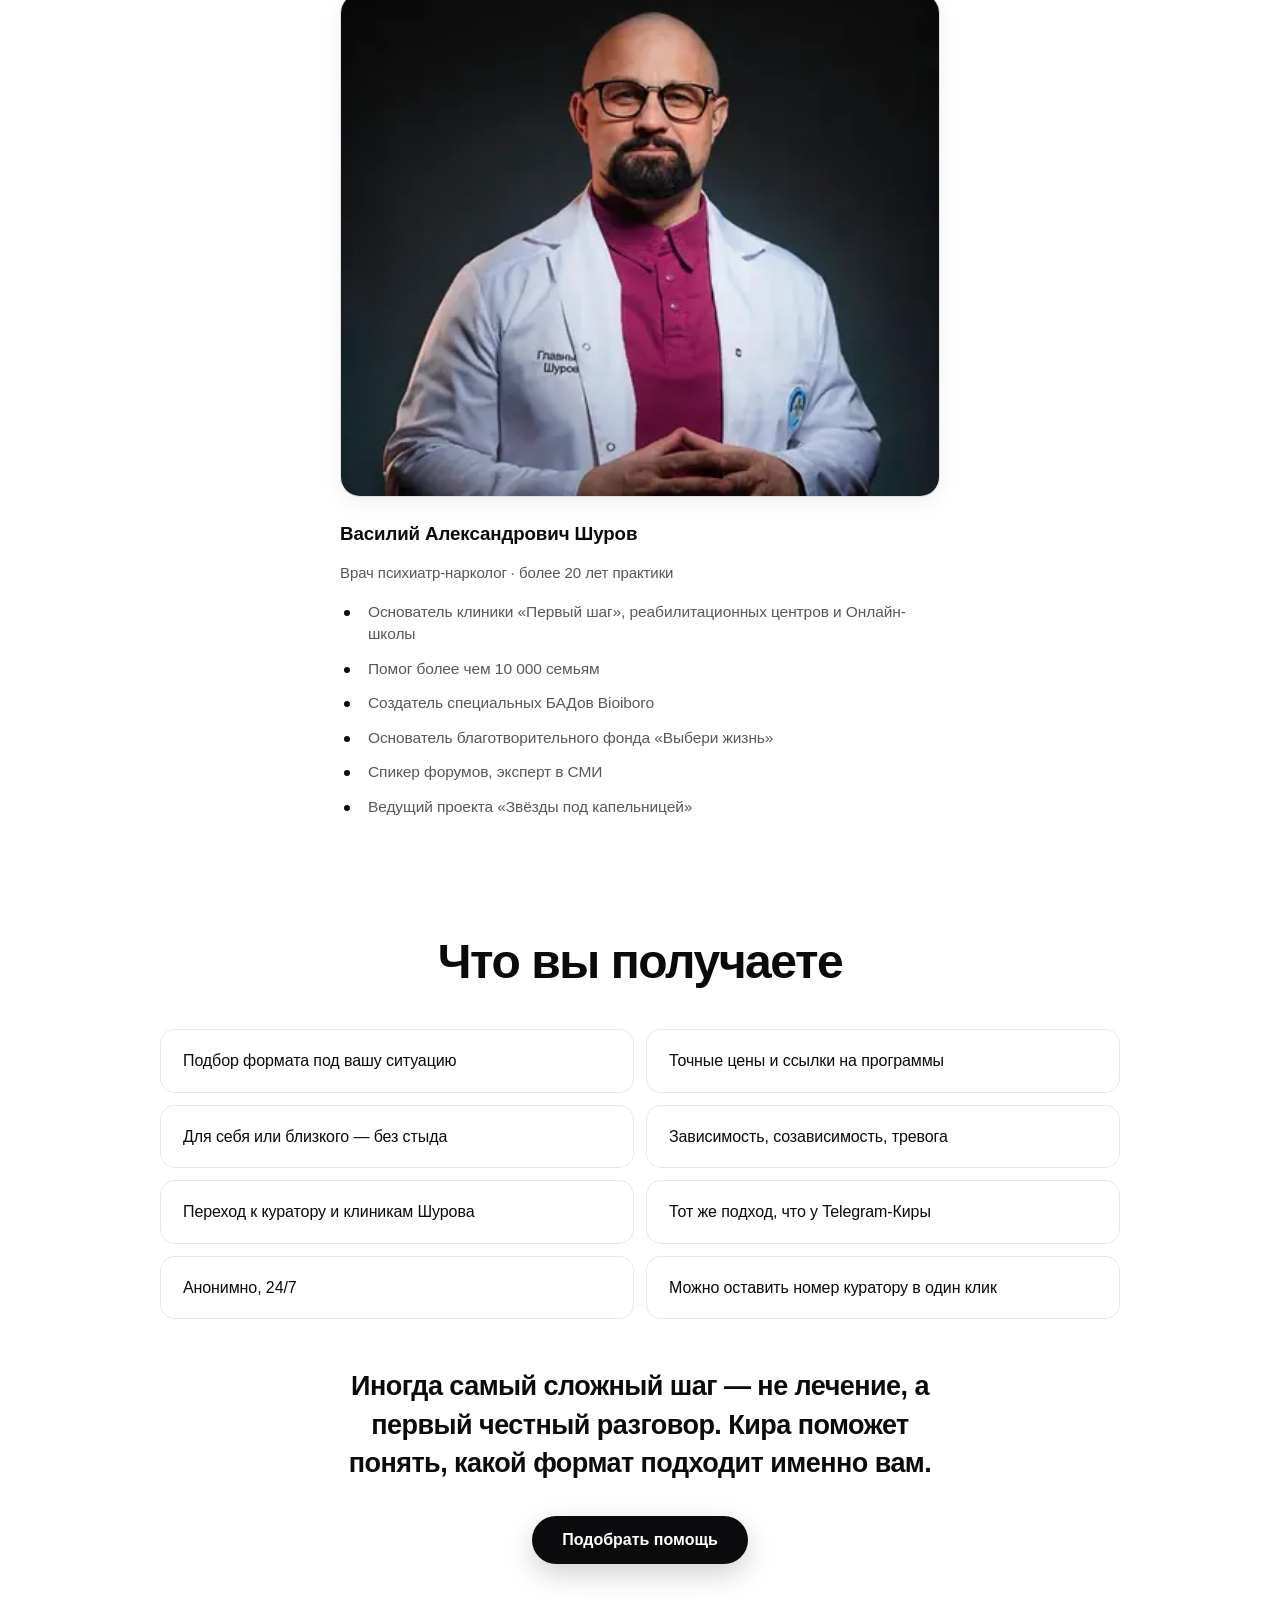
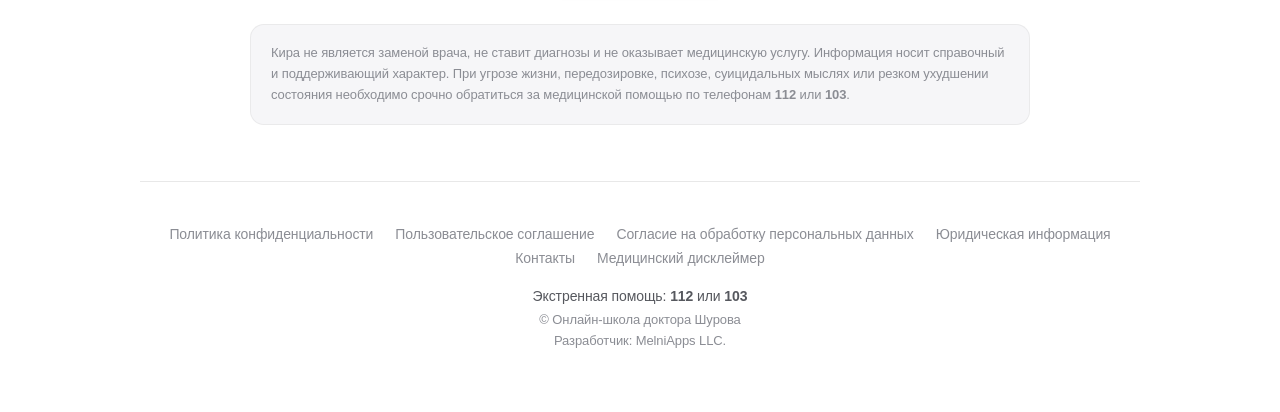
<file: pl/index.html>
<!DOCTYPE html>
<html lang="pl">
<head>
  <meta charset="UTF-8" />
  <meta name="viewport" content="width=device-width, initial-scale=1.0" />
  <meta name="robots" content="noindex,follow" />
  <title>Kira — dobierz pomoc | Szkoła doktora Szurowa</title>
  <meta name="description" content="Kira pomoże dobrać format pomocy: konsultacje, programy, wsparcie kliniki. Anonimowo, 24/7." />
  <meta property="og:type" content="website" />
  <meta property="og:site_name" content="Kira" />
  <meta property="og:locale" content="pl_PL" />
  <meta property="og:title" content="Kira — dobierz pomoc | Szkoła doktora Szurowa" />
  <meta property="og:description" content="Kira pomoże dobrać format pomocy: konsultacje, programy, wsparcie kliniki. Anonimowo, 24/7." />
  <meta property="og:url" content="https://kira-ai.online/pl/" />
  <meta property="og:image" content="https://kira-ai.online/promo-pl.jpg" />
  <meta property="og:image:type" content="image/jpeg" />
  <meta property="og:image:alt" content="Kira — dobierz pomoc" />
  <meta name="twitter:card" content="summary_large_image" />
  <meta name="twitter:title" content="Kira — dobierz pomoc | Szkoła doktora Szurowa" />
  <meta name="twitter:description" content="Kira pomoże dobrać format pomocy: konsultacje, programy, wsparcie kliniki. Anonimowo, 24/7." />
  <meta name="twitter:image" content="https://kira-ai.online/promo-pl.jpg" />
  <link rel="canonical" href="https://kira-ai.online/" />
  <meta http-equiv="refresh" content="0; url=/" />
  <script>location.replace("/");</script>
</head>
<body>
  <p><a href="/">Kira</a></p>
</body>
</html>
</file>
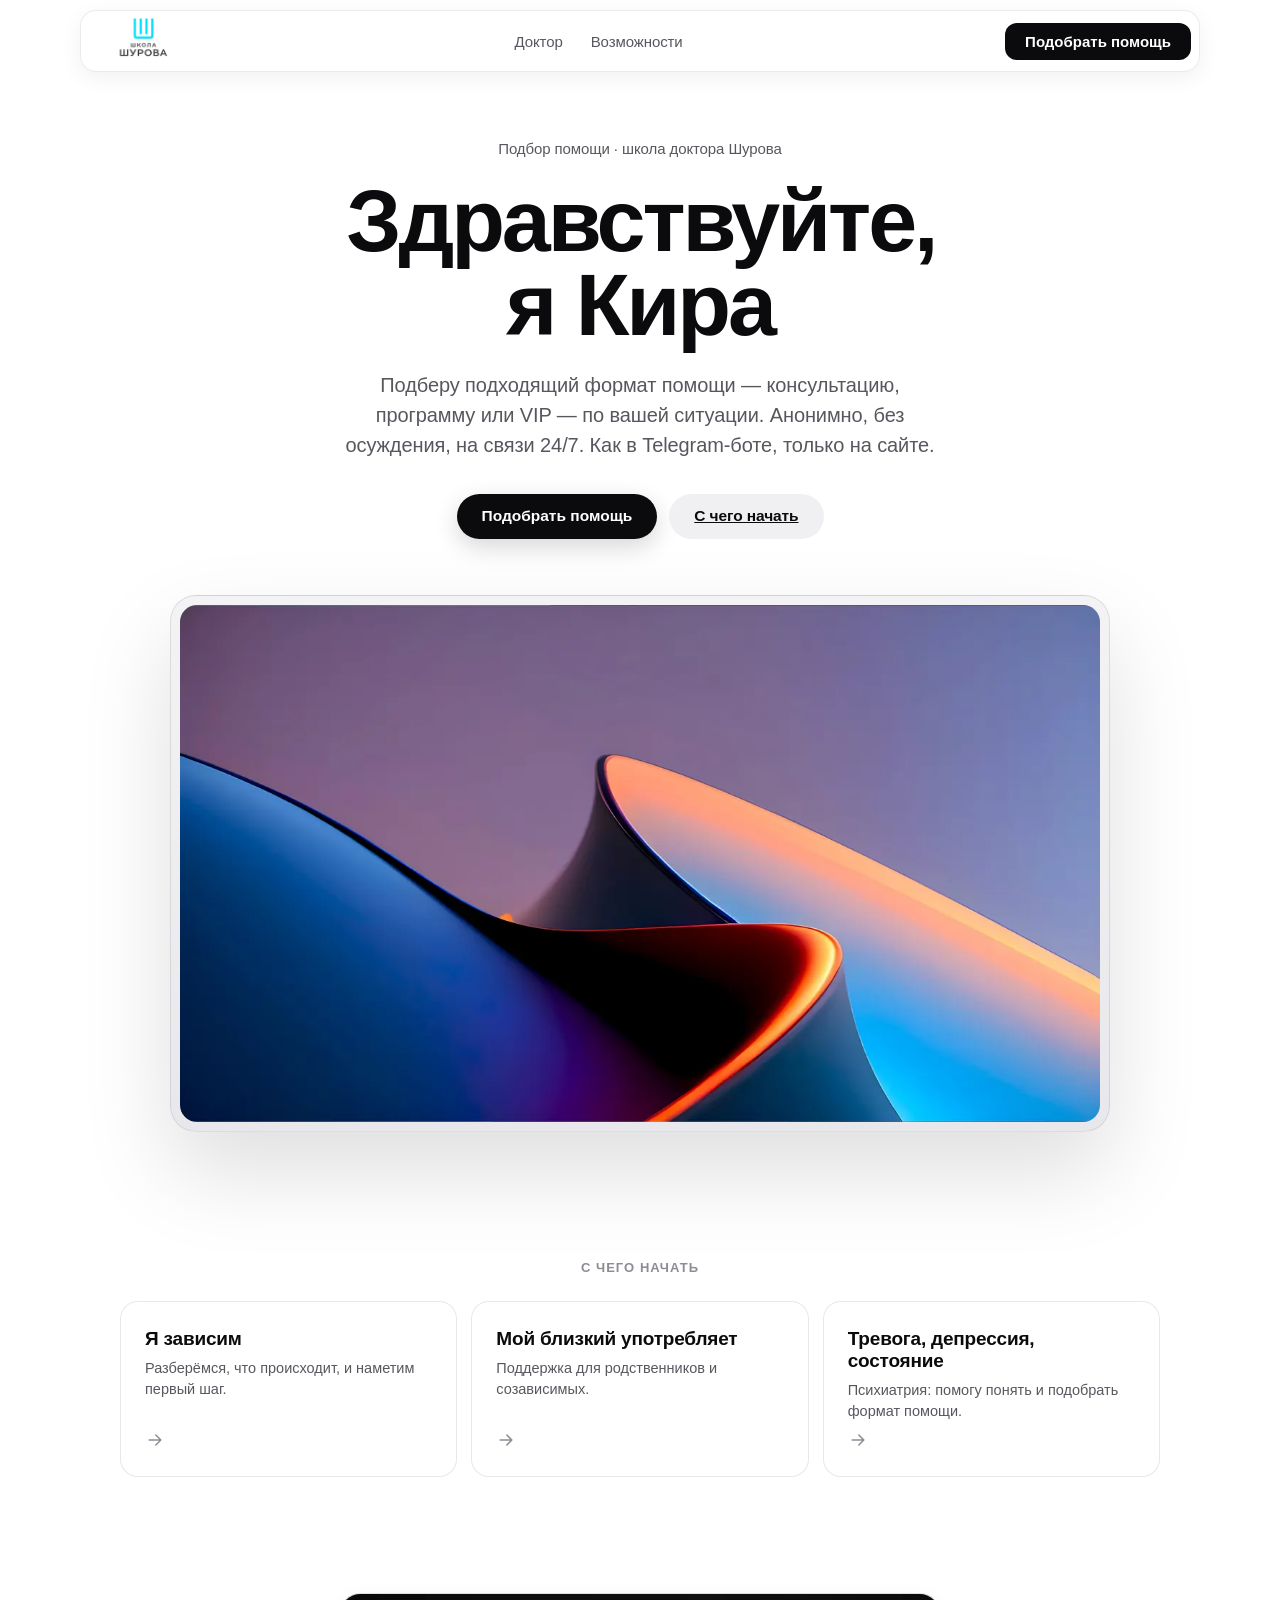
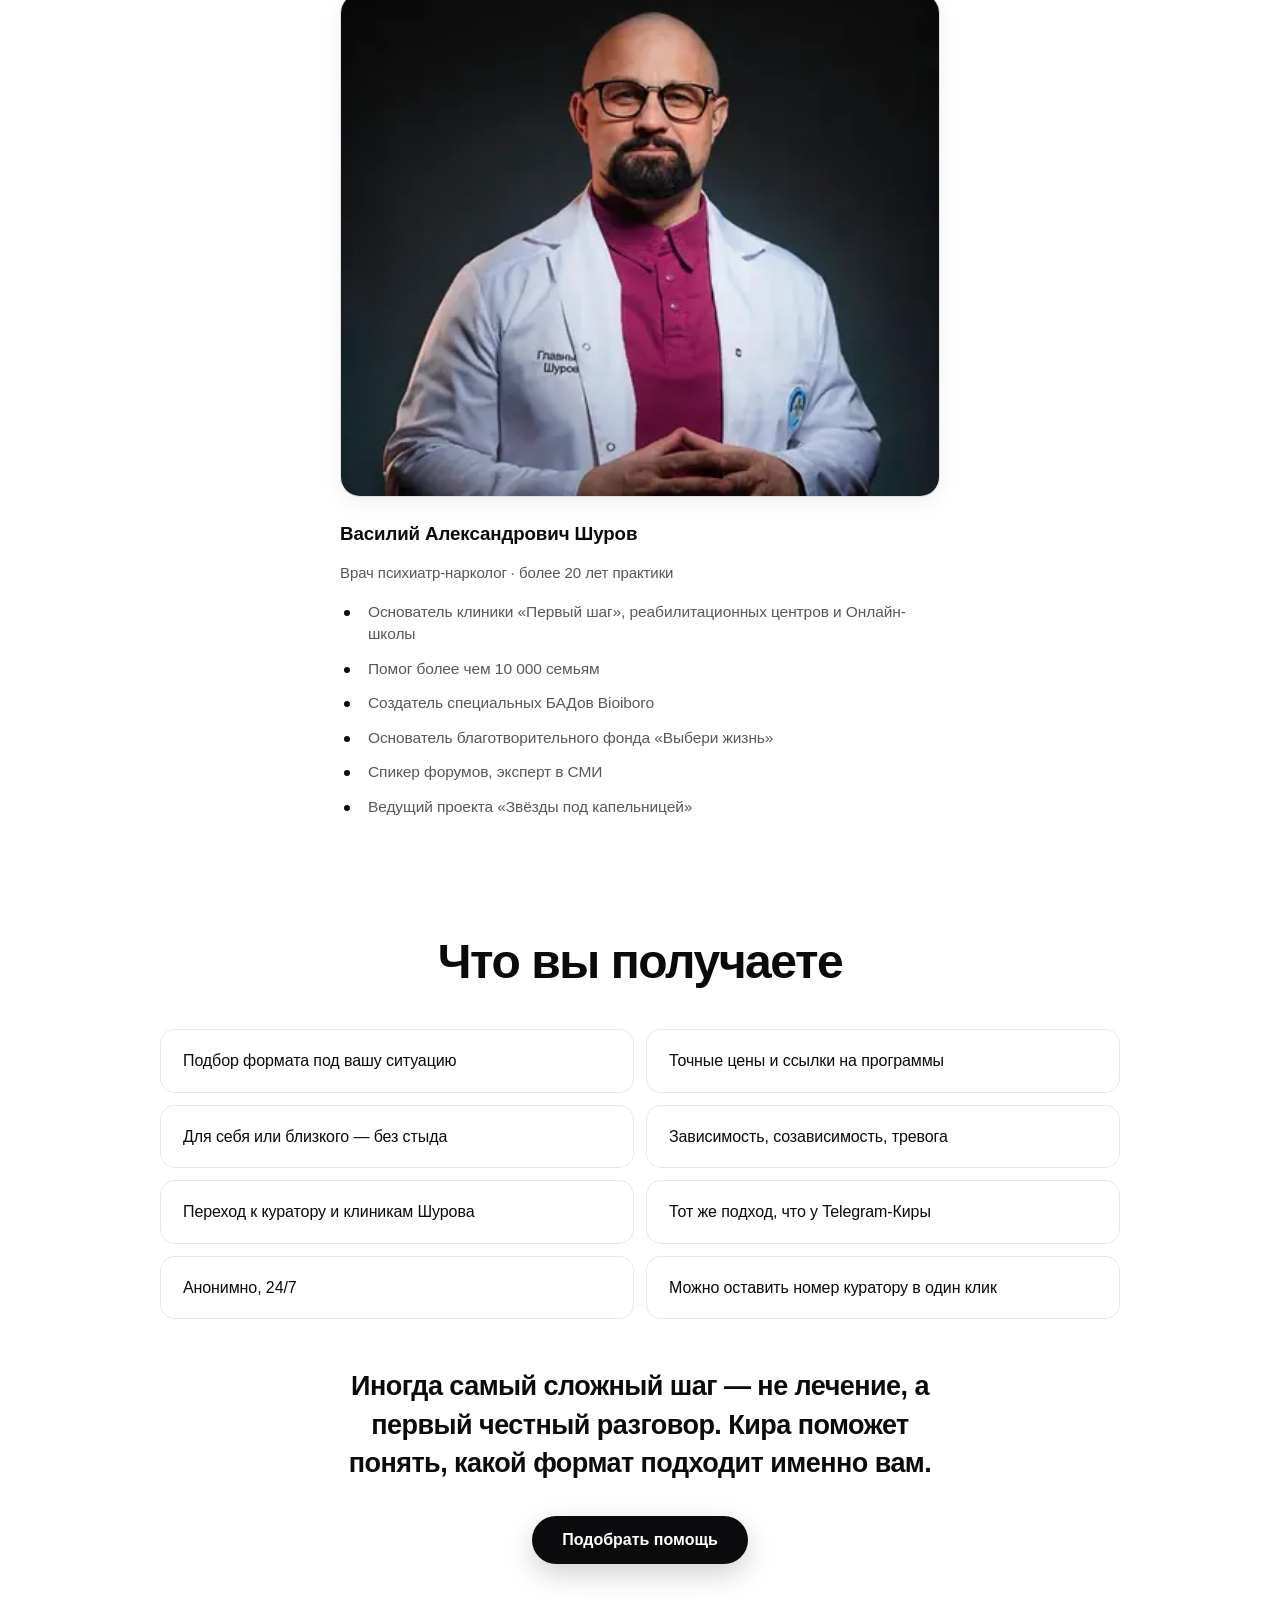
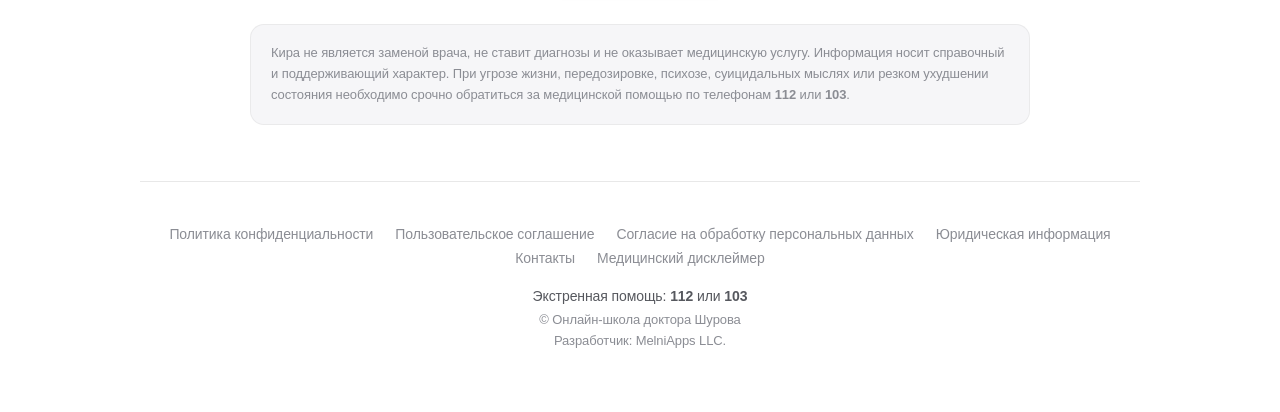
<file: uk/index.html>
<!DOCTYPE html>
<html lang="uk">
<head>
  <meta charset="UTF-8" />
  <meta name="viewport" content="width=device-width, initial-scale=1.0" />
  <meta name="robots" content="noindex,follow" />
  <title>Кіра — підбір допомоги | Школа доктора Шурова</title>
  <meta name="description" content="Кіра підбере формат допомоги: консультації, програми, підтримка клініки. Анонімно, 24/7." />
  <meta property="og:type" content="website" />
  <meta property="og:site_name" content="Kira" />
  <meta property="og:locale" content="uk_UA" />
  <meta property="og:title" content="Кіра — підбір допомоги | Школа доктора Шурова" />
  <meta property="og:description" content="Кіра підбере формат допомоги: консультації, програми, підтримка клініки. Анонімно, 24/7." />
  <meta property="og:url" content="https://kira-ai.online/uk/" />
  <meta property="og:image" content="https://kira-ai.online/promo-uk.jpg" />
  <meta property="og:image:type" content="image/jpeg" />
  <meta property="og:image:alt" content="Кіра — підбір допомоги" />
  <meta name="twitter:card" content="summary_large_image" />
  <meta name="twitter:title" content="Кіра — підбір допомоги | Школа доктора Шурова" />
  <meta name="twitter:description" content="Кіра підбере формат допомоги: консультації, програми, підтримка клініки. Анонімно, 24/7." />
  <meta name="twitter:image" content="https://kira-ai.online/promo-uk.jpg" />
  <link rel="canonical" href="https://kira-ai.online/" />
  <meta http-equiv="refresh" content="0; url=/" />
  <script>location.replace("/");</script>
</head>
<body>
  <p><a href="/">Kira</a></p>
</body>
</html>
</file>
<file: styles.css>
/* Кира — веб. Светлый минимализм в духе Framer / enterprise-лендингов.
   Шрифт: General Sans. Монохром: чёрный/белый/серый + акцент только на ссылках. */
:root {
  --font: "General Sans", -apple-system, BlinkMacSystemFont, "Segoe UI", Roboto, Helvetica, Arial, sans-serif;

  --bg: #ffffff;
  --bg-2: #f6f6f8;
  --ink: #0b0b0d;
  --ink-soft: #56585e;
  --ink-faint: #8b8d94;
  --line: rgba(0, 0, 0, 0.09);
  --line-2: rgba(0, 0, 0, 0.05);

  --accent: #0a84ff;

  --shadow-sm: 0 6px 22px rgba(0, 0, 0, 0.06);
  --shadow-md: 0 18px 44px rgba(0, 0, 0, 0.09);
  --shadow-lg: 0 40px 90px rgba(0, 0, 0, 0.13);

  --radius: 20px;
  --maxw: 720px;
  --nav-h: 64px;
  font-synthesis: none;
}

* { box-sizing: border-box; }
html { scroll-behavior: smooth; -webkit-text-size-adjust: 100%; overflow-x: hidden; max-width: 100%; }
body {
  margin: 0;
  font-family: var(--font);
  background: var(--bg);
  color: var(--ink);
  -webkit-font-smoothing: antialiased;
  text-rendering: optimizeLegibility;
  letter-spacing: -0.006em;
  overflow-x: hidden;
  max-width: 100%;
}
body.locked { overflow: hidden; }
/* Пока чат открыт — прячем лендинг, чтобы ничего не просвечивало под клавиатурой */
body.chat-open > main,
body.chat-open > .nav,
body.chat-open > .tabbar,
body.chat-open > .ambient {
  visibility: hidden !important;
  pointer-events: none !important;
}
a { color: inherit; }
.ambient { display: none; }

/* Светлое стекло (для плавающих панелей) */
.glass {
  background: rgba(255, 255, 255, 0.72);
  border: 1px solid rgba(0, 0, 0, 0.08);
  backdrop-filter: blur(20px) saturate(180%);
  -webkit-backdrop-filter: blur(20px) saturate(180%);
  box-shadow: var(--shadow-sm);
}

/* ─────────── Шапка ─────────── */
.nav {
  position: fixed; z-index: 40;
  top: max(10px, env(safe-area-inset-top));
  left: 50%; transform: translateX(-50%);
  width: min(1120px, calc(100vw - 24px));
  transition: transform 0.28s cubic-bezier(0.4, 0, 0.2, 1), opacity 0.2s ease;
}
.nav.hidden { transform: translate(-50%, calc(-100% - 20px)); opacity: 0; }
.nav-pill { display: flex; align-items: center; justify-content: space-between; gap: 14px; padding: 8px 8px 8px 20px; border-radius: 16px; }
.brand { text-decoration: none; display: flex; align-items: center; }
.brand-text { font-weight: 600; font-size: 19px; letter-spacing: -0.02em; color: var(--ink); }
.brand-logo { height: 74px; width: auto; display: block; margin: -15px -8px -15px -12px; }
.nav-links { display: flex; align-items: center; gap: 2px; }
.nav-links a, .nav-link-btn {
  font: inherit; font-size: 15px; font-weight: 500; color: var(--ink-soft);
  text-decoration: none; background: none; border: none; cursor: pointer;
  padding: 8px 13px; border-radius: 10px; transition: color 0.2s, background 0.2s;
}
.nav-links a:hover, .nav-link-btn:hover { color: var(--ink); background: rgba(0, 0, 0, 0.05); }
.nav-right { display: flex; align-items: center; gap: 8px; }
.nav-cta {
  font: inherit; font-size: 15px; font-weight: 600; cursor: pointer; color: #fff;
  background: var(--ink); border: none; padding: 10px 20px; border-radius: 12px;
  transition: transform 0.15s ease, background 0.2s;
}
.nav-cta:hover { transform: translateY(-1px); background: #000; }

/* Язык */
.lang { position: relative; }
.lang-btn {
  font: inherit; font-size: 14px; font-weight: 600; cursor: pointer; color: var(--ink-soft);
  background: rgba(0, 0, 0, 0.04); border: 1px solid var(--line); border-radius: 12px;
  padding: 9px 12px; display: flex; align-items: center; gap: 4px;
}
.lang-btn:hover { color: var(--ink); }
.lang-flag { font-size: 16px; line-height: 1; }
.lang-menu {
  position: absolute; top: calc(100% + 10px); right: 0; min-width: 200px; padding: 6px;
  border-radius: 14px; display: none; flex-direction: column; z-index: 50;
  background: #fff; border: 1px solid var(--line); box-shadow: var(--shadow-md);
}
.lang-menu.open { display: flex; }
.lang-menu button {
  font: inherit; font-size: 15px; text-align: left; cursor: pointer; color: var(--ink);
  background: none; border: none; padding: 10px 12px; border-radius: 9px;
  display: flex; align-items: center; gap: 10px;
}
.lang-menu button:hover { background: var(--bg-2); }
.lang-menu .lang-name { flex: 1; }
.lang-menu .lang-check { flex: 0 0 auto; color: var(--accent, #2563eb); opacity: 0; visibility: hidden; }
.lang-menu button.active { background: var(--bg-2); font-weight: 600; }
.lang-menu button.active .lang-check { opacity: 1; visibility: visible; }

/* ─────────── Герой ─────────── */
.hero { padding: calc(var(--nav-h) + 76px) 20px 40px; text-align: center; }
.hero-inner { max-width: 940px; margin: 0 auto; }
.hero-eyebrow { font-size: 15px; font-weight: 500; color: var(--ink-soft); margin: 0 0 22px; }
.hero-title { font-size: clamp(46px, 8.6vw, 88px); line-height: 0.96; letter-spacing: -0.035em; font-weight: 600; margin: 0 auto 22px; max-width: 12ch; }
.hero-sub { max-width: 600px; margin: 0 auto 34px; font-size: clamp(16px, 2.1vw, 20px); line-height: 1.5; color: var(--ink-soft); }
.hero-cta { display: flex; gap: 12px; justify-content: center; flex-wrap: wrap; }

.btn {
  font: inherit; font-size: 15.5px; font-weight: 600; cursor: pointer; white-space: nowrap;
  border: 1px solid transparent; border-radius: 999px; padding: 12px 24px; line-height: 1.2;
  transition: transform 0.15s ease, background 0.2s, box-shadow 0.2s;
}
.btn-dark { background: var(--ink); color: #fff; box-shadow: 0 8px 24px rgba(0, 0, 0, 0.16); }
.btn-dark:hover { transform: translateY(-1px); background: #000; }
.btn-soft { background: #f0f0f2; color: var(--ink); }
.btn-soft:hover { background: #e6e6ea; }
.btn-lg { font-size: 17px; padding: 16px 34px; }

.hero-visual {
  margin: 56px auto 0; max-width: 960px; padding: 9px; border-radius: 26px;
  background: linear-gradient(180deg, #f3f3f5 0%, #e8e8ec 100%);
  border: 1px solid var(--line); box-shadow: var(--shadow-lg);
}
.hero-visual picture { display: block; width: 100%; }
.hero-visual img {
  display: block; width: 100%; height: auto; aspect-ratio: 16 / 9;
  object-fit: cover; border-radius: 17px; background: #ececf0;
}

/* ─────────── С чего начать ─────────── */
.ways { max-width: 1080px; margin: 0 auto; padding: 88px 20px 20px; scroll-margin-top: 90px; }
.eyebrow { font-size: 13px; font-weight: 600; letter-spacing: 0.08em; text-transform: uppercase; color: var(--ink-faint); text-align: center; margin: 0 0 26px; }
.ways-grid { display: grid; grid-template-columns: repeat(3, 1fr); gap: 14px; }
.way {
  font: inherit; text-align: left; cursor: pointer; color: var(--ink);
  background: #fff; border: 1px solid var(--line); border-radius: 18px; padding: 26px 24px;
  display: flex; flex-direction: column; gap: 8px; min-height: 168px;
  transition: transform 0.16s ease, border-color 0.2s, box-shadow 0.2s;
}
.way:hover { transform: translateY(-3px); border-color: rgba(0, 0, 0, 0.18); box-shadow: var(--shadow-md); }
.way-l { font-size: 19px; font-weight: 600; letter-spacing: -0.01em; }
.way-d { font-size: 14.5px; color: var(--ink-soft); line-height: 1.45; flex: 1; }
.way-arrow { color: var(--ink-faint); display: flex; transition: color 0.2s, transform 0.2s; }
.way:hover .way-arrow { color: var(--ink); transform: translateX(3px); }

/* ─────────── Доктор / видео ─────────── */
.doctor { max-width: 640px; margin: 0 auto; padding: 96px 20px; scroll-margin-top: 90px; }
.doctor-video { margin-top: 60px; }
.eyebrow-left { text-align: left; margin-bottom: 16px; }
.video { position: relative; aspect-ratio: 16 / 9; border-radius: var(--radius); overflow: hidden; background: #0b0b0d; box-shadow: var(--shadow-md); border: 1px solid var(--line); }
.video-ph { position: absolute; inset: 0; display: flex; flex-direction: column; align-items: center; justify-content: center; gap: 16px; background: radial-gradient(circle at 50% 38%, #232327, #0b0b0d); }
.video-play {
  width: 74px; height: 74px; border-radius: 50%; border: 1px solid rgba(255, 255, 255, 0.22); cursor: pointer; color: #fff;
  background: rgba(255, 255, 255, 0.12); backdrop-filter: blur(8px); -webkit-backdrop-filter: blur(8px);
  display: grid; place-items: center; transition: transform 0.15s ease, background 0.2s;
}
.video-play:hover { transform: scale(1.06); background: rgba(255, 255, 255, 0.2); }
.video-play svg { margin-left: 4px; }
.video-cap { color: rgba(255, 255, 255, 0.78); font-size: 14px; font-weight: 500; }
.doctor-photo {
  display: block; width: 100%; aspect-ratio: 4 / 3;
  object-fit: cover; object-position: center 12%; border-radius: 20px;
  margin-bottom: 26px; background: var(--bg-2); border: 1px solid var(--line); box-shadow: var(--shadow-sm);
}
.doctor-card h3 { font-size: clamp(24px, 3.2vw, 30px); font-weight: 600; letter-spacing: -0.02em; margin: 0 0 6px; }
.doctor-role { font-size: 15px; color: var(--ink-soft); font-weight: 500; margin: 0 0 20px; }
.doctor-facts { list-style: none; padding: 0; margin: 0; display: flex; flex-direction: column; gap: 12px; }
.doctor-facts li { position: relative; padding-left: 28px; font-size: 15.5px; line-height: 1.45; color: var(--ink-soft); }
.doctor-facts li::before { content: ""; position: absolute; left: 4px; top: 9px; width: 6px; height: 6px; border-radius: 50%; background: var(--ink); }

/* ─────────── Что вы получаете ─────────── */
.benefits { max-width: 1000px; margin: 0 auto; padding: 20px 20px; text-align: center; scroll-margin-top: 90px; }
.sec-h { font-size: clamp(30px, 4.6vw, 48px); font-weight: 600; letter-spacing: -0.03em; margin: 0 0 40px; }
.benefits-grid { display: grid; grid-template-columns: repeat(2, 1fr); gap: 12px; text-align: left; }
.benefit {
  font-size: 16px; font-weight: 500; line-height: 1.35; color: var(--ink);
  background: #fff; border: 1px solid var(--line); border-radius: 15px; padding: 20px 22px;
  transition: border-color 0.2s;
}
.benefit:hover { border-color: rgba(0, 0, 0, 0.16); }
.benefits-quote { max-width: 640px; margin: 48px auto 34px; font-size: clamp(20px, 2.6vw, 27px); line-height: 1.42; font-weight: 600; letter-spacing: -0.02em; }

.btn-primary {
  font: inherit; font-weight: 600; cursor: pointer; color: #fff; background: var(--ink);
  border: none; border-radius: 999px; padding: 15px 30px; box-shadow: 0 10px 28px rgba(0, 0, 0, 0.18);
  transition: transform 0.15s ease, background 0.2s;
}
.btn-primary:hover { transform: translateY(-1px); background: #000; }

/* ─────────── Legal / Footer ─────────── */
.legal { max-width: 820px; margin: 40px auto 0; padding: 0 20px; scroll-margin-top: 90px; }
.legal p { font-size: 13px; line-height: 1.6; color: var(--ink-faint); background: var(--bg-2); border: 1px solid var(--line-2); border-radius: 14px; padding: 18px 20px; }
.footer { max-width: 1000px; margin: 56px auto 0; padding: 44px 20px 64px; border-top: 1px solid var(--line); text-align: center; }
.footer-links { display: flex; flex-wrap: wrap; justify-content: center; gap: 8px 22px; margin-bottom: 22px; }
.footer-links a { font-size: 14px; color: var(--ink-faint); text-decoration: none; }
.footer-links a:hover { color: var(--ink); }
.footer-sos { font-size: 14px; color: var(--ink-soft); margin: 0 0 8px; }
.footer-copy { font-size: 13px; color: var(--ink-faint); margin: 0; }
.footer-copy + .footer-copy { margin-top: 6px; }
.footer-copy a { color: inherit; text-decoration: none; }
.footer-copy a:hover { color: var(--ink); text-decoration: underline; text-underline-offset: 3px; }

/* ─────────── Мобильный таб-бар ─────────── */
.tabbar {
  position: fixed; left: 14px; right: 14px; bottom: max(14px, env(safe-area-inset-bottom));
  z-index: 45; display: none; gap: 6px; padding: 7px; border-radius: 22px;
  transition: transform 0.34s cubic-bezier(0.4, 0, 0.2, 1), opacity 0.22s ease;
}
.tabbar.hidden { transform: translateY(calc(100% + 24px)); opacity: 0; pointer-events: none; }
.tabbar-item {
  flex: 1; font: inherit; font-size: 11px; font-weight: 600; cursor: pointer; color: var(--ink-faint);
  background: none; border: none; border-radius: 15px; padding: 8px 4px; display: flex; flex-direction: column; align-items: center; gap: 4px;
  transition: color 0.2s, background 0.2s;
}
.tabbar-item.active { color: var(--ink); background: rgba(0, 0, 0, 0.06); box-shadow: inset 0 0 0 1px rgba(0, 0, 0, 0.04); }

/* ─────────── Онбординг (sheet) ─────────── */
.sheet { position: fixed; inset: 0; z-index: 60; display: none; align-items: center; justify-content: center; padding: 20px; background: rgba(0, 0, 0, 0.32); backdrop-filter: blur(6px); -webkit-backdrop-filter: blur(6px); }
.sheet.open { display: flex; animation: fade 0.2s ease; }
.sheet-card { position: relative; width: 100%; max-width: 460px; border-radius: 26px; padding: 32px 26px 26px; animation: pop 0.32s cubic-bezier(0.22, 1, 0.36, 1);
  background: #fff; border: 1px solid var(--line); box-shadow: var(--shadow-lg); }
.sheet-close { position: absolute; top: 16px; right: 16px; width: 32px; height: 32px; border-radius: 50%; border: none; cursor: pointer; background: var(--bg-2); color: var(--ink-soft); font-size: 15px; line-height: 1; display: grid; place-items: center; }
.sheet-close:hover { background: #ececef; color: var(--ink); }
.ob-progress { display: flex; gap: 6px; justify-content: center; margin-bottom: 24px; }
.ob-progress i { width: 26px; height: 4px; border-radius: 4px; background: var(--line); transition: background 0.25s; }
.ob-progress i.active { background: var(--ink); }
.ob-q { font-size: 24px; font-weight: 600; letter-spacing: -0.02em; text-align: center; margin: 0 0 6px; }
.ob-hint { font-size: 14.5px; color: var(--ink-faint); text-align: center; margin: 0 0 24px; }
.ob-options { display: flex; flex-direction: column; gap: 10px; }
.ob-opt {
  font: inherit; font-size: 16px; font-weight: 500; cursor: pointer; text-align: left; color: var(--ink);
  background: #fff; border: 1px solid var(--line); border-radius: 14px; padding: 16px 18px;
  display: flex; align-items: center; justify-content: space-between; transition: transform 0.12s ease, border-color 0.2s, background 0.2s;
}
.ob-opt:hover { transform: translateY(-1px); border-color: rgba(0, 0, 0, 0.22); background: var(--bg-2); }
.ob-opt .chev { color: var(--ink-faint); }
.ob-field { display: flex; flex-direction: column; gap: 14px; }
.ob-input { font: inherit; font-size: 17px; color: var(--ink); background: #fff; border: 1px solid var(--line); border-radius: 14px; padding: 15px 16px; outline: none; transition: border-color 0.2s; }
.ob-input::placeholder { color: var(--ink-faint); }
.ob-input:focus { border-color: var(--ink); }
.ob-next { font: inherit; font-size: 17px; font-weight: 600; cursor: pointer; color: #fff; background: var(--ink); border: none; border-radius: 14px; padding: 16px; box-shadow: 0 10px 24px rgba(0, 0, 0, 0.16); transition: transform 0.15s ease, background 0.2s; }
.ob-next:hover { transform: translateY(-1px); background: #000; }
.ob-skip { display: block; margin: 16px auto 0; font: inherit; font-size: 14.5px; font-weight: 500; color: var(--ink-faint); background: none; border: none; cursor: pointer; }
.ob-skip:hover { color: var(--ink-soft); text-decoration: underline; }

/* ─────────── Чат ─────────── */
.chat-wrap {
  position: fixed;
  inset: 0;
  width: 100%;
  max-width: 100vw;
  height: 100dvh;
  z-index: 55;
  display: none;
  background: #f7f7f8;
  isolation: isolate;
  overflow: hidden;
}
.chat-wrap.open { display: flex; animation: fade 0.22s ease; }

/* Боковая панель */
.chat-side { flex: none; width: 284px; display: flex; flex-direction: column; padding: 14px 12px; background: #fff; border-right: 1px solid var(--line); }
.side-head { display: flex; align-items: center; justify-content: space-between; padding: 2px 4px 12px; }
.chat-logo { height: 36px; width: auto; margin: -6px 0; }
.side-close { display: none; width: 34px; height: 34px; border-radius: 9px; border: none; background: none; cursor: pointer; color: var(--ink-soft); place-items: center; }
.side-close:hover { background: var(--bg-2); }
.side-new { display: flex; align-items: center; justify-content: center; gap: 8px; width: 100%; font: inherit; font-size: 15px; font-weight: 600; color: #fff; background: var(--ink); border: none; border-radius: 12px; padding: 12px; cursor: pointer; transition: background 0.2s; }
.side-new:hover { background: #000; }
.side-list { flex: 1; overflow-y: auto; margin-top: 14px; display: flex; flex-direction: column; gap: 2px; }
.chat-item { display: flex; align-items: center; gap: 8px; border-radius: 10px; padding: 10px 12px; cursor: pointer; color: var(--ink-soft); transition: background 0.2s, color 0.2s; }
.chat-item:hover { background: var(--bg-2); }
.chat-item.active { background: var(--bg-2); color: var(--ink); }
.chat-item-t { flex: 1; font-size: 14px; white-space: nowrap; overflow: hidden; text-overflow: ellipsis; }
.chat-item-del { opacity: 0; font-size: 12px; color: var(--ink-faint); cursor: pointer; padding: 2px 5px; border-radius: 6px; transition: opacity 0.15s, background 0.2s; }
.chat-item:hover .chat-item-del { opacity: 1; }
.chat-item-del:hover { background: rgba(0, 0, 0, 0.06); color: var(--ink); }
.side-foot {
  position: relative;
  margin-top: 8px;
  padding-top: 10px;
  border-top: 1px solid rgba(60, 60, 67, 0.12);
}
.side-profile-wrap { position: relative; }
.side-profile {
  width: 100%;
  display: flex;
  align-items: center;
  gap: 11px;
  padding: 8px 8px;
  border: none;
  border-radius: 12px;
  background: transparent;
  cursor: pointer;
  text-align: left;
  font: inherit;
  color: var(--ink);
  transition: background 0.15s ease;
}
.side-profile:hover, .side-profile[aria-expanded="true"] { background: rgba(120, 120, 128, 0.08); }
.side-avatar {
  flex: none;
  width: 36px;
  height: 36px;
  border-radius: 50%;
  display: grid;
  place-items: center;
  font-size: 13px;
  font-weight: 600;
  letter-spacing: -0.01em;
  color: #fff;
  background: #8e8e93;
}
.side-profile-meta { flex: 1; min-width: 0; display: flex; flex-direction: column; gap: 1px; }
.side-profile-name { font-size: 15px; font-weight: 600; letter-spacing: -0.01em; white-space: nowrap; overflow: hidden; text-overflow: ellipsis; }
.side-profile-id { font-size: 12px; color: #8e8e93; font-variant-numeric: tabular-nums; letter-spacing: 0.02em; }
.side-profile-chevron { flex: none; color: #c7c7cc; }

/* iOS Settings-style popover */
.profile-menu {
  position: absolute;
  left: 0;
  right: 0;
  bottom: calc(100% + 10px);
  z-index: 5;
}
.profile-menu-card {
  background: #f2f2f7;
  border: none;
  border-radius: 14px;
  padding: 10px;
  box-shadow: 0 10px 40px rgba(0, 0, 0, 0.14), 0 2px 8px rgba(0, 0, 0, 0.06);
  animation: pop 0.22s cubic-bezier(0.22, 1, 0.36, 1);
}
.profile-menu-user {
  display: flex;
  align-items: center;
  gap: 12px;
  padding: 4px 6px 12px;
}
.profile-menu-user .side-avatar { width: 44px; height: 44px; font-size: 15px; background: #aeaeb2; }
.profile-menu-user-text { min-width: 0; flex: 1; }
.profile-menu-name {
  font-size: 17px;
  font-weight: 600;
  letter-spacing: -0.02em;
  line-height: 1.2;
}
.profile-menu-sub {
  font-size: 13px;
  color: #8e8e93;
  margin-top: 2px;
  line-height: 1.3;
}
.profile-menu-id {
  display: block;
  margin-top: 4px;
  font-family: ui-monospace, SFMono-Regular, Menlo, Consolas, monospace;
  font-size: 11px;
  color: #aeaeb2;
  overflow: hidden;
  text-overflow: ellipsis;
  white-space: nowrap;
}
.profile-group {
  background: #fff;
  border-radius: 12px;
  overflow: hidden;
  margin-bottom: 8px;
}
.profile-group:last-child { margin-bottom: 0; }
.profile-row {
  width: 100%;
  display: flex;
  align-items: center;
  gap: 8px;
  min-height: 44px;
  padding: 11px 14px;
  border: none;
  border-bottom: 1px solid rgba(60, 60, 67, 0.12);
  background: #fff;
  cursor: pointer;
  font: inherit;
  font-size: 16px;
  letter-spacing: -0.01em;
  color: #000;
  text-align: left;
}
.profile-row:last-child { border-bottom: none; }
.profile-row:active { background: #d1d1d6; }
.profile-row-value {
  margin-left: auto;
  font-size: 16px;
  color: #8e8e93;
  font-weight: 400;
}
.profile-chev {
  flex: none;
  color: #c7c7cc;
  margin-left: 2px;
}
.profile-row .profile-row-value + .profile-chev { margin-left: 4px; }
.profile-row:not(:has(.profile-row-value)) .profile-chev { margin-left: auto; }
.profile-row-danger {
  justify-content: center;
  color: #ff3b30;
  font-weight: 400;
}
.profile-lang-list {
  display: flex;
  flex-direction: column;
  background: #fff;
  border-bottom: 1px solid rgba(60, 60, 67, 0.12);
}
.profile-lang-list[hidden] { display: none !important; }
.profile-lang-list button {
  font: inherit;
  font-size: 15px;
  text-align: left;
  border: none;
  border-bottom: 1px solid rgba(60, 60, 67, 0.08);
  background: #fafafa;
  padding: 12px 14px 12px 28px;
  cursor: pointer;
  color: #3a3a3c;
  display: flex;
  align-items: center;
  gap: 8px;
}
.profile-lang-list button:last-child { border-bottom: none; }
.profile-lang-list button:active { background: #e5e5ea; }
.profile-lang-list button.active { color: #007aff; font-weight: 500; }
.chat-backdrop { display: none; }

/* Основная область */
.chat-main { flex: 1; min-width: 0; display: flex; flex-direction: column; }
/* Solid bg — backdrop-filter давал «белые пятна»/пропадание текста при скролле чата */
.chat-head { flex: none; height: 56px; display: flex; align-items: center; gap: 8px; padding: 0 12px; border-bottom: 1px solid var(--line); background: #f7f7f8; }
.chat-menu, .chat-newtop { display: none; width: 38px; height: 38px; border-radius: 10px; border: none; background: none; cursor: pointer; color: var(--ink); place-items: center; flex: none; }
.chat-menu:hover, .chat-newtop:hover { background: rgba(0, 0, 0, 0.05); }
.chat-title { flex: 1; font-size: 15px; font-weight: 600; white-space: nowrap; overflow: hidden; text-overflow: ellipsis; text-align: center; }

.seg { position: relative; display: flex; background: rgba(0, 0, 0, 0.05); border: 1px solid var(--line-2); border-radius: 11px; padding: 3px; }
.seg-btn { position: relative; z-index: 1; font: inherit; font-size: 13px; font-weight: 600; cursor: pointer; color: var(--ink-soft); background: none; border: none; padding: 7px 14px; border-radius: 8px; transition: color 0.2s, background 0.2s; white-space: nowrap; }
.seg-btn.active { color: var(--ink); background: #fff; box-shadow: 0 2px 8px rgba(0, 0, 0, 0.12); }
.seg-thumb { display: none; }
.status-dot { width: 9px; height: 9px; border-radius: 50%; background: #c7c7cc; flex: none; }
.status-dot.online { background: #35c759; box-shadow: 0 0 0 3px rgba(53, 199, 89, 0.16); }
.status-dot.demo { background: #ff9f0a; box-shadow: 0 0 0 3px rgba(255, 159, 10, 0.16); }

.chat-scroll {
  flex: 1;
  min-width: 0;
  overflow-x: hidden;
  overflow-y: auto;
  -webkit-overflow-scrolling: touch;
  padding: 22px 16px 8px;
  background: var(--bg);
}
.messages {
  max-width: var(--maxw);
  width: 100%;
  min-width: 0;
  margin: 0 auto;
  padding-bottom: 28px;
  display: flex;
  flex-direction: column;
  gap: 18px;
}
.msg {
  display: flex;
  gap: 12px;
  align-items: flex-start;
  max-width: 100%;
  min-width: 0;
  animation: rise 0.28s cubic-bezier(0.22, 1, 0.36, 1) both;
  transform: translateZ(0);
  backface-visibility: hidden;
}
.msg.user { flex-direction: row-reverse; }
.msg .avatar { display: none; } /* убрали бейджи «Вы» / «K» */
.bubble {
  font-size: 15.5px;
  line-height: 1.62;
  max-width: min(100%, 640px);
  min-width: 0;
  overflow-wrap: anywhere;
  word-break: break-word;
  color: var(--ink);
  transform: translateZ(0);
  -webkit-font-smoothing: antialiased;
}
.msg.kira .bubble a:not(.pcard):not(.guide-file) {
  color: var(--accent);
  font-weight: 500;
  text-decoration: none;
  border-bottom: 1px solid rgba(10, 132, 255, 0.35);
  overflow-wrap: anywhere;
  word-break: break-word;
}
.msg.user .bubble { background: var(--ink); color: #fff; padding: 12px 16px; border-radius: 18px 18px 6px 18px; }
.bubble p { margin: 0 0 10px; } .bubble p:last-child { margin-bottom: 0; }

.msg-photo {
  display: block;
  width: 100%;
  max-width: min(100%, 560px);
  border-radius: 16px;
  margin: 0 0 12px;
}
.guide-file {
  display: flex;
  align-items: center;
  gap: 12px;
  max-width: min(100%, 420px);
  margin: 10px 0 4px;
  padding: 12px 14px;
  background: #fff;
  border-radius: 14px;
  box-shadow: 0 1px 0 rgba(0, 0, 0, 0.04), 0 8px 22px rgba(0, 0, 0, 0.08);
  text-decoration: none !important;
  border: none !important;
  color: inherit;
}
.guide-file-icon {
  flex: 0 0 auto;
  width: 40px;
  height: 40px;
  border-radius: 10px;
  background: #e11d48;
  color: #fff;
  font-size: 11px;
  font-weight: 700;
  letter-spacing: 0.04em;
  display: flex;
  align-items: center;
  justify-content: center;
}
.guide-file-name {
  font-size: 13.5px;
  line-height: 1.35;
  font-weight: 500;
  min-width: 0;
  overflow-wrap: anywhere;
}
.webinar-room-icon {
  background: #0a84ff;
  font-size: 10px;
  letter-spacing: 0.06em;
}

/* iOS-карточка продукта (вместо голой ссылки) */
.pcard {
  display: block;
  max-width: min(100%, 320px);
  margin: 10px 0 4px;
  text-decoration: none !important;
  border: none !important;
  color: inherit;
  background: #fff;
  border-radius: 18px;
  overflow: hidden;
  box-shadow: 0 1px 0 rgba(0, 0, 0, 0.04), 0 10px 28px rgba(0, 0, 0, 0.08);
  transition: transform 0.18s ease, box-shadow 0.18s ease;
}
.pcard:hover { transform: translateY(-1px); box-shadow: 0 1px 0 rgba(0, 0, 0, 0.04), 0 14px 34px rgba(0, 0, 0, 0.12); }
.pcard:active { transform: scale(0.985); }
.pcard-media {
  /* Обложки квадратные, с текстом сверху/слева — 16:10 обрезал заголовки. */
  aspect-ratio: 1 / 1;
  background: linear-gradient(160deg, #f2f2f7 0%, #e5e5ea 100%);
  overflow: hidden;
}
.pcard-media img {
  width: 100%;
  height: 100%;
  object-fit: cover;
  object-position: left top;
  display: block;
}
.pcard-media-empty {
  aspect-ratio: 1 / 1;
  background:
    radial-gradient(120% 80% at 20% 20%, rgba(10, 132, 255, 0.18), transparent 55%),
    linear-gradient(160deg, #f2f2f7 0%, #e5e5ea 100%);
}
.pcard-body { padding: 12px 14px 13px; }
.pcard-eyebrow {
  font-size: 11px;
  font-weight: 600;
  letter-spacing: 0.02em;
  text-transform: uppercase;
  color: var(--ink-faint);
  margin-bottom: 4px;
}
.pcard-title {
  font-size: 16px;
  font-weight: 650;
  letter-spacing: -0.02em;
  line-height: 1.25;
  color: var(--ink);
  margin-bottom: 10px;
}
.pcard-row {
  display: flex;
  align-items: center;
  justify-content: space-between;
  gap: 10px;
}
.pcard-price {
  font-size: 15px;
  font-weight: 650;
  letter-spacing: -0.02em;
  color: var(--ink);
}
.pcard-cta {
  display: inline-flex;
  align-items: center;
  gap: 2px;
  font-size: 14px;
  font-weight: 650;
  color: var(--accent);
}
.typing { display: inline-flex; gap: 5px; padding: 6px 2px; }
.typing span { width: 7px; height: 7px; border-radius: 50%; background: var(--ink-faint); animation: blink 1.3s infinite ease-in-out; }
.typing span:nth-child(2) { animation-delay: 0.18s; } .typing span:nth-child(3) { animation-delay: 0.36s; }

/* «Аврора» — переливающийся индикатор ожидания ответа Киры */
.aurora { display: inline-flex; gap: 6px; padding: 6px 2px; }
.aurora span {
  width: 8px; height: 8px; border-radius: 50%;
  background: linear-gradient(120deg, #7b8cff, #46c8ff, #a06bff, #7b8cff);
  background-size: 300% 300%;
  animation: aurora-flow 1.6s ease-in-out infinite, aurora-bob 1.3s ease-in-out infinite;
}
.aurora span:nth-child(2) { animation-delay: 0s, 0.18s; }
.aurora span:nth-child(3) { animation-delay: 0s, 0.36s; }
@keyframes aurora-flow { 0% { background-position: 0% 50%; } 50% { background-position: 100% 50%; } 100% { background-position: 0% 50%; } }
@keyframes aurora-bob { 0%, 60%, 100% { transform: translateY(0); opacity: 0.55; } 30% { transform: translateY(-4px); opacity: 1; } }

.composer {
  position: relative;
  z-index: 2;
  flex: none;
  padding: 10px 16px calc(14px + env(safe-area-inset-bottom));
  background: rgba(247, 247, 248, 0.96);
  border-top: 1px solid rgba(0, 0, 0, 0.06);
  box-shadow: 0 -12px 32px rgba(247, 247, 248, 0.94);
  backdrop-filter: blur(14px) saturate(140%);
  -webkit-backdrop-filter: blur(14px) saturate(140%);
}
.chips { max-width: var(--maxw); margin: 0 auto 12px; display: flex; flex-wrap: wrap; gap: 8px; justify-content: center; }
.chip { font: inherit; font-size: 13.5px; font-weight: 500; cursor: pointer; color: var(--ink-soft); background: #fff; border: 1px solid var(--line); border-radius: 999px; padding: 9px 15px; transition: transform 0.14s ease, border-color 0.2s, color 0.2s; }
.chip:hover { transform: translateY(-1px); border-color: rgba(0, 0, 0, 0.2); color: var(--ink); }
.chip-accent { color: var(--accent); border-color: rgba(10, 132, 255, 0.35); font-weight: 600; }
.chip-accent:hover { border-color: var(--accent); color: var(--accent); }
.stream-cursor { display: inline-block; width: 2px; height: 1.05em; margin-left: 2px; vertical-align: text-bottom; background: var(--accent); animation: cursor-blink 0.85s step-end infinite; }
@keyframes cursor-blink { 50% { opacity: 0; } }

/* «Думаю…» — только присутствие, без сырого CoT (иначе ломается четвёртая стена) */
.kira-think {
  margin: 0 0 10px;
  border: none;
  background: transparent;
  display: flex;
  align-items: center;
  gap: 8px;
  font-family: ui-rounded, "SF Pro Rounded", -apple-system, "Segoe UI", system-ui, sans-serif;
  font-size: 13px;
  font-weight: 550;
  color: var(--ink-faint);
  letter-spacing: 0.01em;
}
.kira-think-dot {
  width: 6px;
  height: 6px;
  border-radius: 50%;
  background: var(--accent);
  flex: 0 0 auto;
  animation: think-pulse 1.4s ease-in-out infinite;
}
.kira-think-label { line-height: 1.3; }
@keyframes think-pulse {
  0%, 100% { opacity: 0.4; transform: scale(1); }
  50% { opacity: 1; transform: scale(1.2); }
}
.kira-think-body { display: none; }
.kira-answer { min-width: 0; }
/* Чистый композер: текст слева, отправка справа — без бейджей внутри поля */
.composer-inner {
  max-width: var(--maxw);
  margin: 0 auto;
  display: flex;
  align-items: flex-end;
  gap: 10px;
  border-radius: 26px;
  padding: 8px 8px 8px 18px;
  background: #fff;
  border: 1px solid var(--line);
  box-shadow: var(--shadow-md);
  transition: border-color 0.2s, box-shadow 0.2s;
}
.composer-inner:focus-within { border-color: rgba(0, 0, 0, 0.22); box-shadow: 0 10px 34px rgba(0, 0, 0, 0.10); }
.composer-input {
  flex: 1;
  min-width: 0;
  width: auto;
  border: none;
  outline: none;
  resize: none;
  background: transparent;
  color: var(--ink);
  font: inherit;
  font-size: 16px;
  line-height: 1.45;
  max-height: 168px;
  min-height: 28px;
  padding: 10px 0;
  caret-color: var(--ink);
}
.composer-input::placeholder { color: var(--ink-faint); opacity: 1; }
.lead-open-btn {
  display: block;
  width: fit-content;
  max-width: var(--maxw);
  margin: 0 auto 10px;
  font: inherit;
  font-size: 13px;
  font-weight: 600;
  cursor: pointer;
  color: var(--ink-soft);
  background: #fff;
  border: 1px solid var(--line);
  border-radius: 999px;
  padding: 8px 14px;
  transition: transform 0.14s ease, border-color 0.2s, color 0.2s;
}
.lead-open-btn:hover { transform: translateY(-1px); border-color: rgba(0, 0, 0, 0.2); color: var(--ink); }
.lead-open-btn[hidden] { display: none !important; }
.sheet-card.lead-card {
  max-width: 440px;
  max-height: min(88vh, 720px);
  display: flex;
  flex-direction: column;
  padding: 28px 24px 18px;
  overflow: hidden;
}
.lead-scroll {
  flex: 1;
  min-height: 0;
  overflow-y: auto;
  -webkit-overflow-scrolling: touch;
  overscroll-behavior: contain;
  padding-right: 2px;
}
.lead-actions {
  flex: none;
  padding-top: 12px;
  margin-top: 4px;
  border-top: 1px solid var(--line);
  background: #fff;
}
.lead-actions .btn-primary { width: 100%; }
.lead-hint { color: var(--ink-soft); font-size: 14px; line-height: 1.45; margin: 0 0 16px; }
.lead-label { display: flex; flex-direction: column; gap: 6px; font-size: 13px; font-weight: 600; color: var(--ink-soft); margin-bottom: 12px; }
.lead-input {
  font: inherit;
  font-size: 16px; /* 16px — без зума iOS при фокусе */
  font-weight: 500;
  color: var(--ink);
  border: 1px solid var(--line-2);
  border-radius: 12px;
  padding: 12px 14px;
  background: rgba(255, 255, 255, 0.9);
  width: 100%;
}
.lead-input:focus {
  outline: none;
  border-color: rgba(0, 0, 0, 0.28);
  box-shadow: 0 0 0 3px rgba(0, 0, 0, 0.06);
}
.lead-check {
  display: flex;
  align-items: flex-start;
  gap: 10px;
  font-size: 13px;
  line-height: 1.4;
  color: var(--ink-soft);
  margin: 8px 0 12px;
}
.lead-check input { margin-top: 3px; width: 18px; height: 18px; flex: none; }
.lead-legal-link { margin: 0 0 8px; font-size: 12.5px; }
.lead-legal-link a { color: var(--ink-soft); text-decoration: underline; text-underline-offset: 2px; }
.lead-legal-link a:hover { color: var(--ink); }
.lead-status { margin: 4px 0 8px; font-size: 14px; color: var(--ink-soft); }
.sheet-card.legal-card {
  max-width: 560px;
  max-height: min(86vh, 740px);
  display: flex;
  flex-direction: column;
  padding-top: 28px;
  padding-bottom: 22px;
}
.legal-doc-title {
  font-size: 22px;
  font-weight: 600;
  letter-spacing: -0.02em;
  margin: 0 36px 14px 0;
  line-height: 1.25;
}
.legal-doc-body {
  overflow-y: auto;
  -webkit-overflow-scrolling: touch;
  flex: 1;
  min-height: 0;
  font-size: 14.5px;
  line-height: 1.55;
  color: var(--ink-soft);
  padding-right: 4px;
}
.legal-doc-body p { margin: 0 0 12px; }
.legal-doc-body ul { margin: 0 0 12px; padding-left: 1.25em; }
.legal-doc-body li { margin: 0 0 6px; }
.legal-doc-body a { color: var(--ink); text-decoration: underline; text-underline-offset: 2px; }
.legal-doc-body b { color: var(--ink); font-weight: 600; }
.lead-status.ok { color: #1a7f37; }
.lead-status.err { color: #b42318; }
.doctor-intro { max-width: 640px; margin: 0 auto; }
.send-btn { flex: none; width: 40px; height: 40px; border: none; border-radius: 50%; cursor: pointer; color: #fff; background: var(--ink); display: grid; place-items: center; transition: transform 0.15s ease, opacity 0.2s, background 0.2s; }
.send-btn:hover:not(:disabled) { transform: translateY(-1px) scale(1.03); background: #000; }
.send-btn:disabled { opacity: 0.35; cursor: default; }
.composer-note { max-width: var(--maxw); margin: 12px auto 0; text-align: center; font-size: 12px; color: var(--ink-faint); }

/* ─────────── Модалка подписки ─────────── */
.modal { position: fixed; inset: 0; z-index: 65; display: none; align-items: center; justify-content: center; padding: 20px; background: rgba(0, 0, 0, 0.36); backdrop-filter: blur(6px); -webkit-backdrop-filter: blur(6px); }
.modal.open { display: flex; animation: fade 0.2s ease; }
.modal-card { position: relative; width: 100%; max-width: 440px; border-radius: 26px; padding: 34px 28px; text-align: center; animation: pop 0.32s cubic-bezier(0.22, 1, 0.36, 1);
  background: #fff; border: 1px solid var(--line); box-shadow: var(--shadow-lg); }
.price-badge { display: inline-block; font-size: 13px; font-weight: 600; color: #1a7f37; background: rgba(53, 199, 89, 0.12); border-radius: 999px; padding: 6px 14px; margin-bottom: 16px; }
.modal-h { font-size: 24px; font-weight: 600; letter-spacing: -0.02em; margin: 0 0 8px; }
.price { display: flex; align-items: baseline; justify-content: center; gap: 6px; margin-bottom: 24px; }
.price b { font-size: 46px; font-weight: 600; letter-spacing: -0.03em; }
.price span { font-size: 16px; color: var(--ink-faint); }
.modal-list { list-style: none; padding: 0; margin: 0 0 26px; text-align: left; display: flex; flex-direction: column; gap: 12px; }
.modal-list li { position: relative; padding-left: 28px; font-size: 15px; line-height: 1.4; color: var(--ink-soft); }
.modal-list li::before { content: ""; position: absolute; left: 5px; top: 8px; width: 6px; height: 6px; border-radius: 50%; background: var(--ink); }
.modal-card .btn-primary { width: 100%; }
.modal-legal { font-size: 12px; line-height: 1.5; color: var(--ink-faint); margin: 16px 0 0; }

/* ─────────── Анимации ─────────── */
@keyframes rise { from { opacity: 0; transform: translateY(10px); } to { opacity: 1; transform: none; } }
@keyframes fade { from { opacity: 0; } to { opacity: 1; } }
@keyframes pop { from { opacity: 0; transform: translateY(16px) scale(0.98); } to { opacity: 1; transform: none; } }
@keyframes blink { 0%, 60%, 100% { opacity: 0.25; transform: translateY(0); } 30% { opacity: 1; transform: translateY(-3px); } }

/* ─────────── Планшет ─────────── */
@media (max-width: 900px) {
  .ways-grid { grid-template-columns: 1fr; }
  .way { min-height: 0; flex-direction: row; align-items: center; }
  .way-d { display: none; }
  .doctor { padding: 64px 20px; }
  .doctor-video { margin-top: 44px; }
  .ways { padding-top: 64px; }

  /* Чат: сайдбар превращается в выезжающую шторку */
  .chat-side { position: fixed; top: 0; left: 0; bottom: 0; width: min(300px, 86vw); z-index: 61; transform: translateX(-100%); transition: transform 0.28s cubic-bezier(0.4, 0, 0.2, 1); box-shadow: 0 20px 60px rgba(0, 0, 0, 0.25); }
  .chat-side.open { transform: none; }
  .chat-backdrop.show { display: block; position: fixed; inset: 0; background: rgba(0, 0, 0, 0.42); z-index: 60; animation: fade 0.2s ease; }
  .side-close { display: grid; }
  .chat-menu, .chat-newtop { display: grid; }
}

@media (prefers-reduced-motion: reduce) {
  html { scroll-behavior: auto; }
  .msg, .sheet-card, .modal-card, .aurora span, .stream-cursor { animation: none !important; }
}

/* ─────────── Мобайл ─────────── */
@media (max-width: 640px) {
  :root { --nav-h: 56px; }
  .glass {
    background: rgba(255, 255, 255, 0.94);
    backdrop-filter: blur(10px) saturate(140%);
    -webkit-backdrop-filter: blur(10px) saturate(140%);
  }
  .nav { width: calc(100vw - 20px); }
  .nav-pill { padding: 7px 7px 7px 16px; }
  .nav-links { display: none; }
  .brand-text { font-size: 18px; }
  .brand-logo { height: 62px; margin: -13px -6px -13px -10px; }

  .hero { padding: calc(var(--nav-h) + 52px) 18px 24px; }
  .hero-visual { margin-top: 40px; padding: 6px; border-radius: 20px; }
  .hero-cta { gap: 10px; }
  .hero-cta .btn { padding: 12px 20px; font-size: 15px; }

  /* На мобиле 1 колонка — показываем описание снова */
  .ways-grid { grid-template-columns: 1fr; }
  .way { flex-direction: column; align-items: flex-start; min-height: 0; }
  .way-d { display: block; }

  .benefits-grid { grid-template-columns: 1fr; }
  .footer { padding-bottom: 120px; }
  .footer-links { gap: 8px 14px; }

  .tabbar { display: flex; }
  body.locked .tabbar { display: none; }

  /* ── Онбординг и модалки → bottom sheet ── */
  .sheet { align-items: flex-end; padding: 0; }
  .sheet-card {
    max-width: 100%;
    border-radius: 28px 28px 0 0;
    padding: 32px 22px calc(28px + env(safe-area-inset-bottom));
    animation: slide-up 0.34s cubic-bezier(0.22, 1, 0.36, 1);
  }
  .sheet-card.lead-card {
    max-width: 100%;
    max-height: min(92dvh, 100%);
    height: auto;
    padding: 18px 18px 0;
    border-radius: 28px 28px 0 0;
  }
  .sheet-card.lead-card .sheet-close {
    top: 12px;
    right: 12px;
  }
  .sheet-card.lead-card .modal-h {
    font-size: 22px;
    margin-right: 36px;
  }
  .lead-scroll {
    padding-bottom: 8px;
  }
  .lead-actions {
    position: sticky;
    bottom: 0;
    padding: 12px 0 calc(14px + env(safe-area-inset-bottom));
    margin: 0 -2px;
  }
  .lead-open-btn {
    margin-bottom: 8px;
    font-size: 12.5px;
    padding: 7px 12px;
  }
  .modal { align-items: flex-end; padding: 0; }
  .modal-card {
    max-width: 100%;
    border-radius: 28px 28px 0 0;
    padding: 30px 22px calc(26px + env(safe-area-inset-bottom));
    animation: slide-up 0.34s cubic-bezier(0.22, 1, 0.36, 1);
  }

  /* ── Чат на мобиле ── */
  .chat-head { height: 54px; padding: 0 8px; }
  .chat-scroll {
    padding: 14px 10px 0;
    overscroll-behavior-y: contain;
    scroll-padding-bottom: 32px;
  }
  .messages { padding-bottom: 36px; }
  .composer { padding: 8px 10px calc(12px + env(safe-area-inset-bottom)); }
  .composer-inner { border-radius: 22px; padding: 6px 6px 6px 14px; gap: 8px; }
  .composer-input { padding: 9px 0; }
  .composer-note { font-size: 11.5px; margin-top: 8px; }

  /* Сег на мобиле — сжать, чтобы не выходило за ширину */
  .seg { flex: 0 1 auto; max-width: 220px; }
  .seg-btn { padding: 6px 10px; font-size: 12px; }

  .ob-q { font-size: 22px; }
}

@keyframes slide-up { from { transform: translateY(100%); opacity: 0; } to { transform: none; opacity: 1; } }
@media (max-width: 380px) { .hero-title { font-size: 40px; } }
</file>
